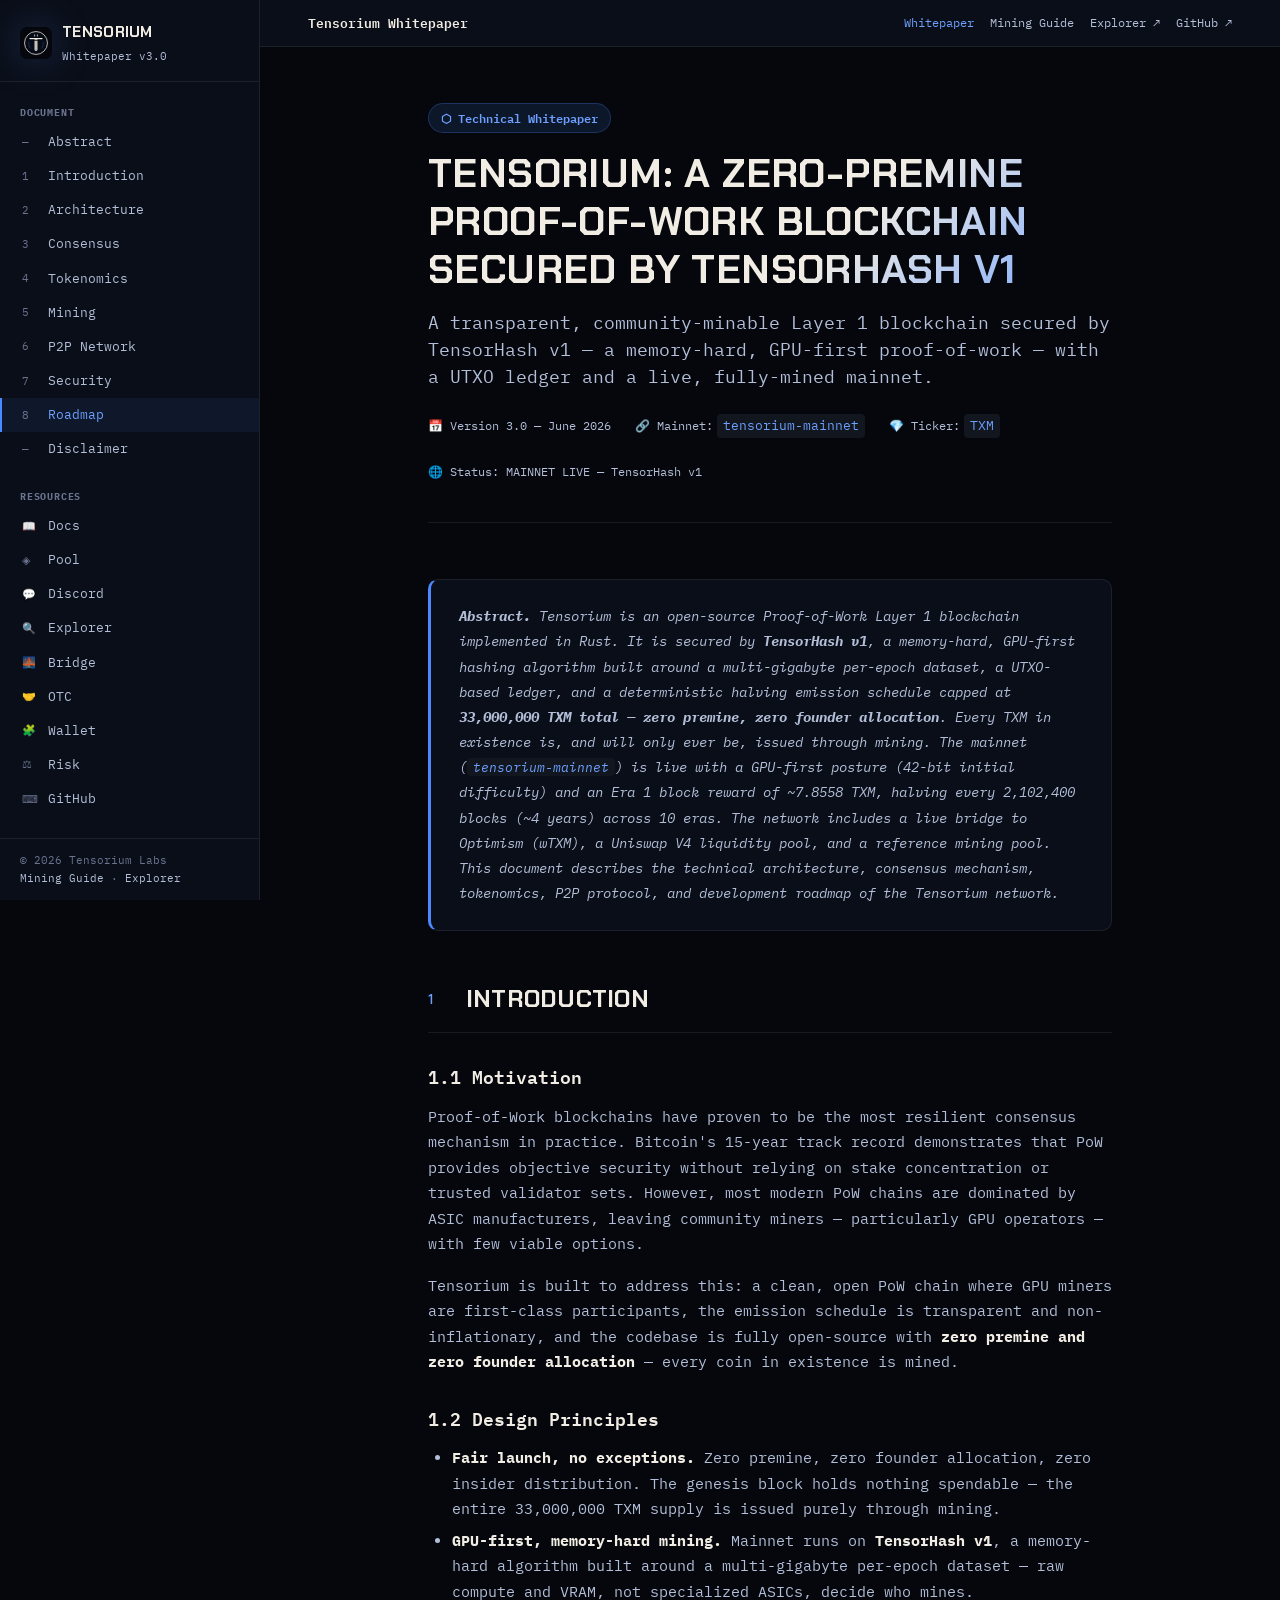
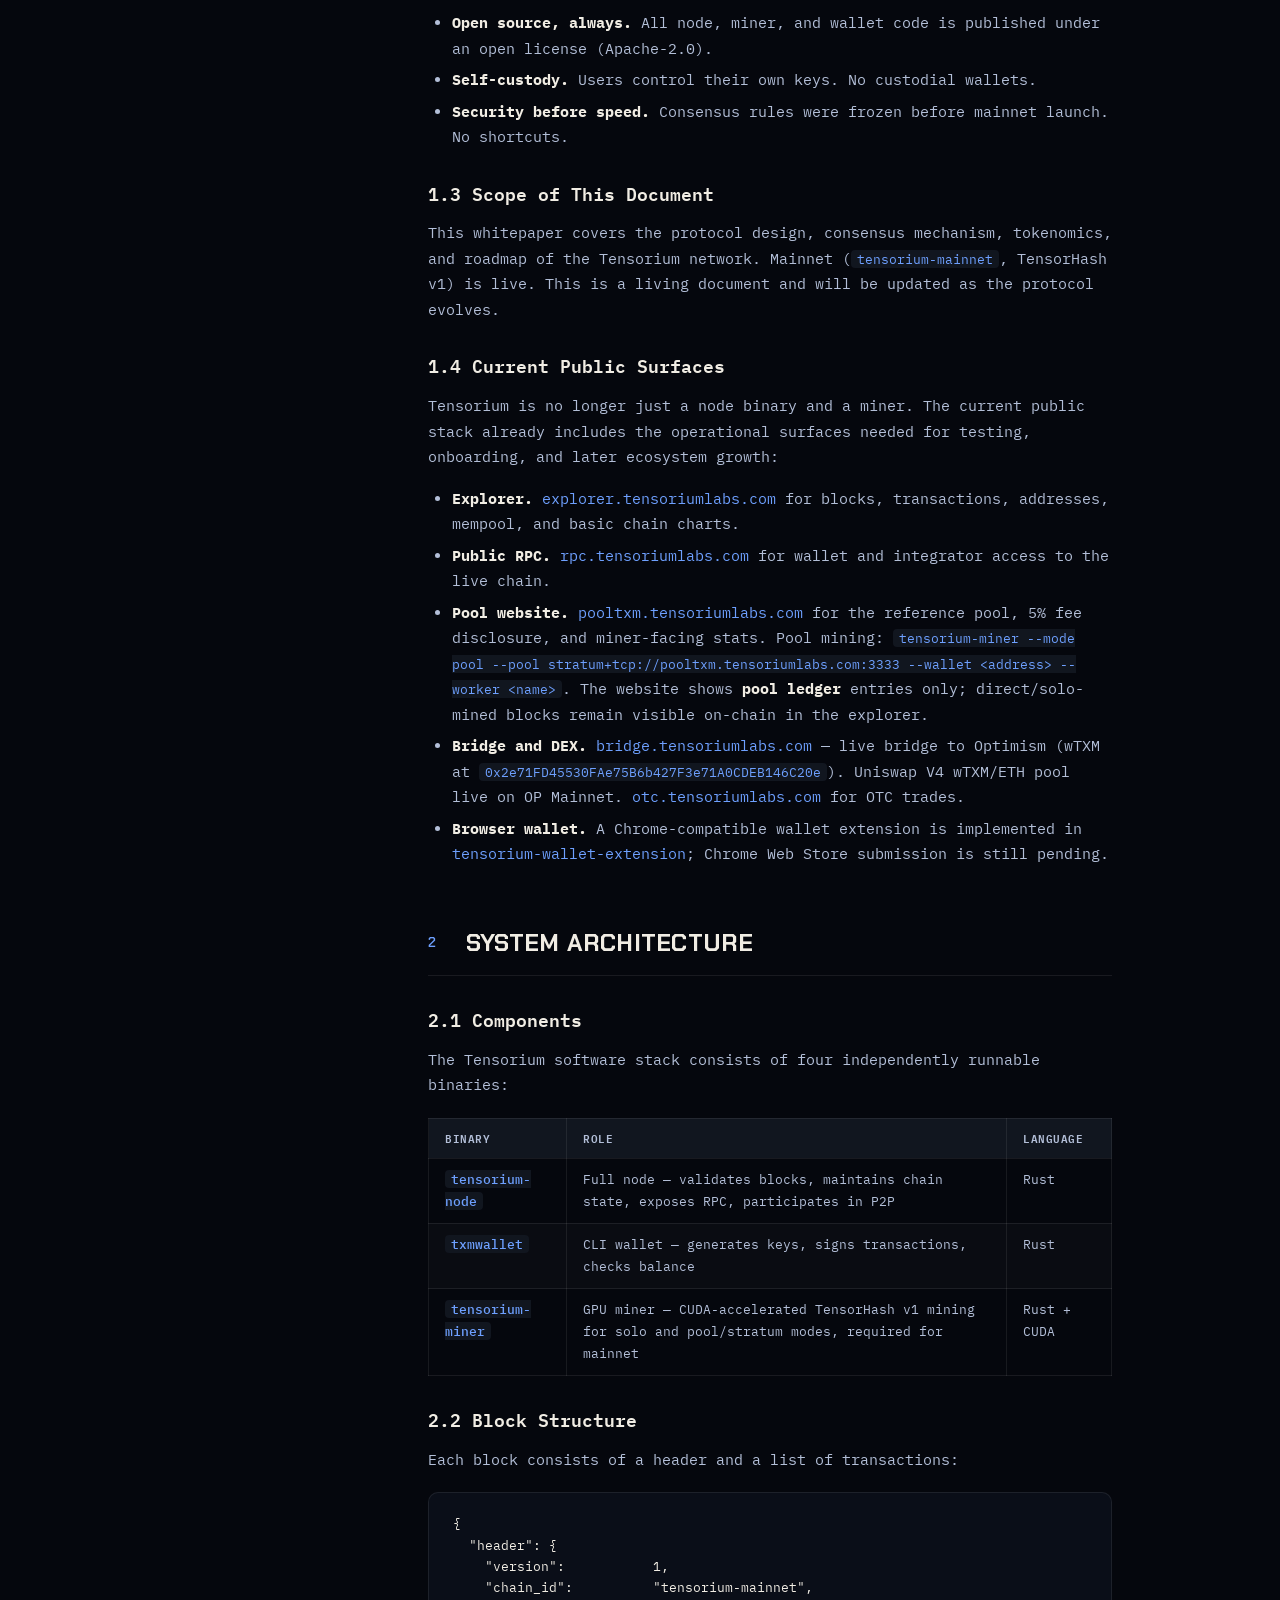
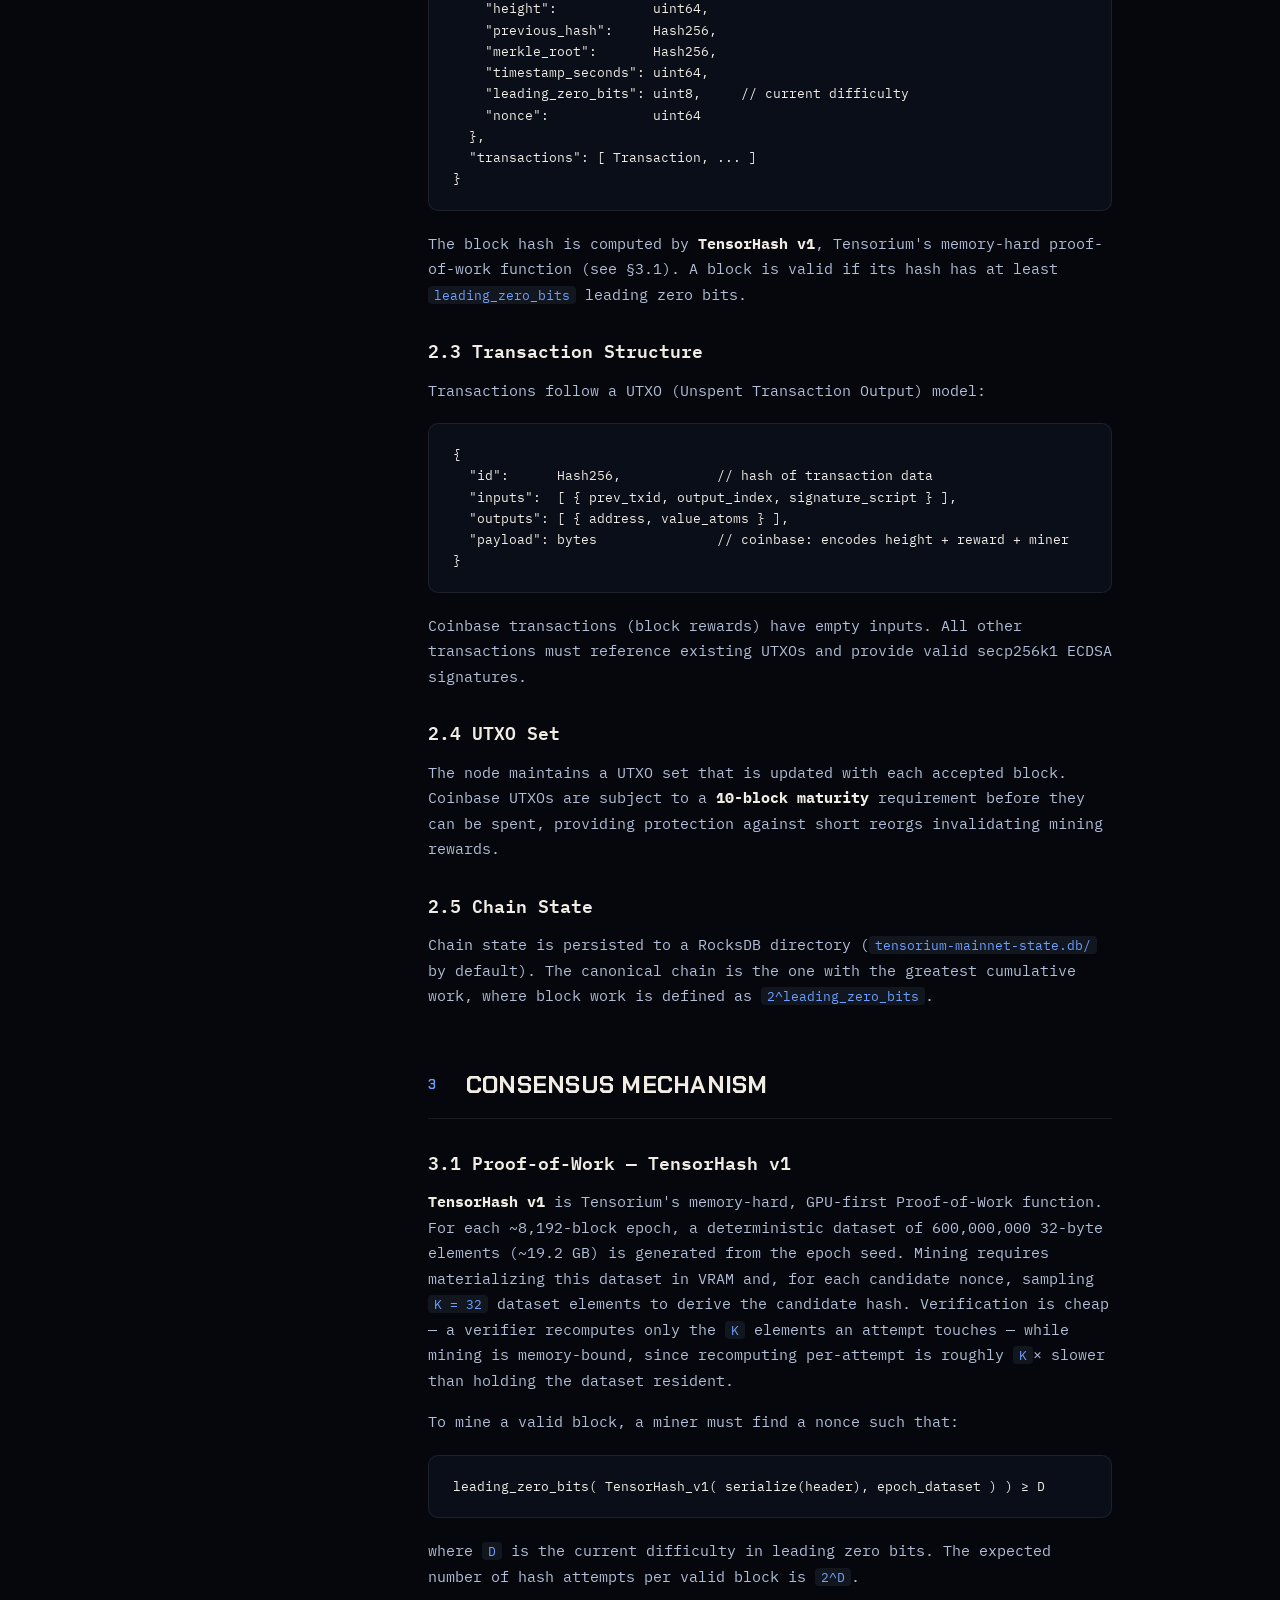
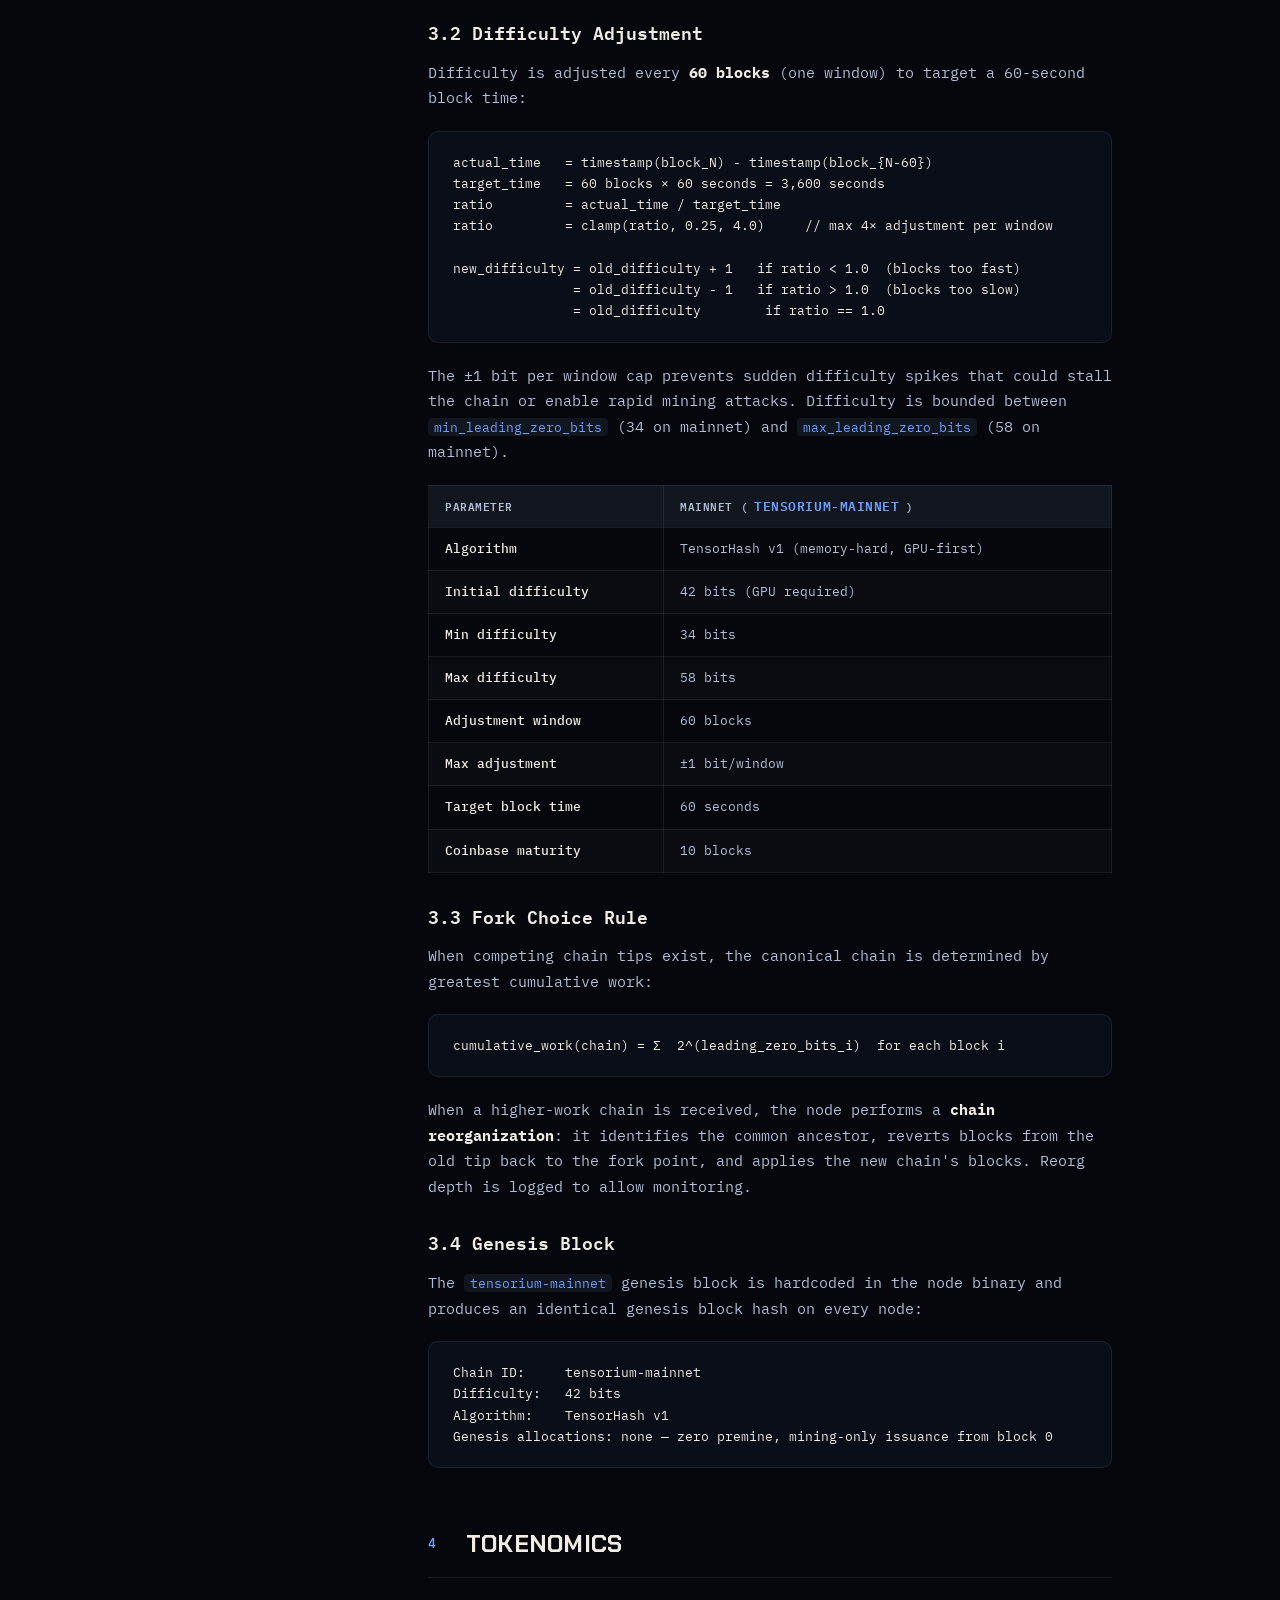
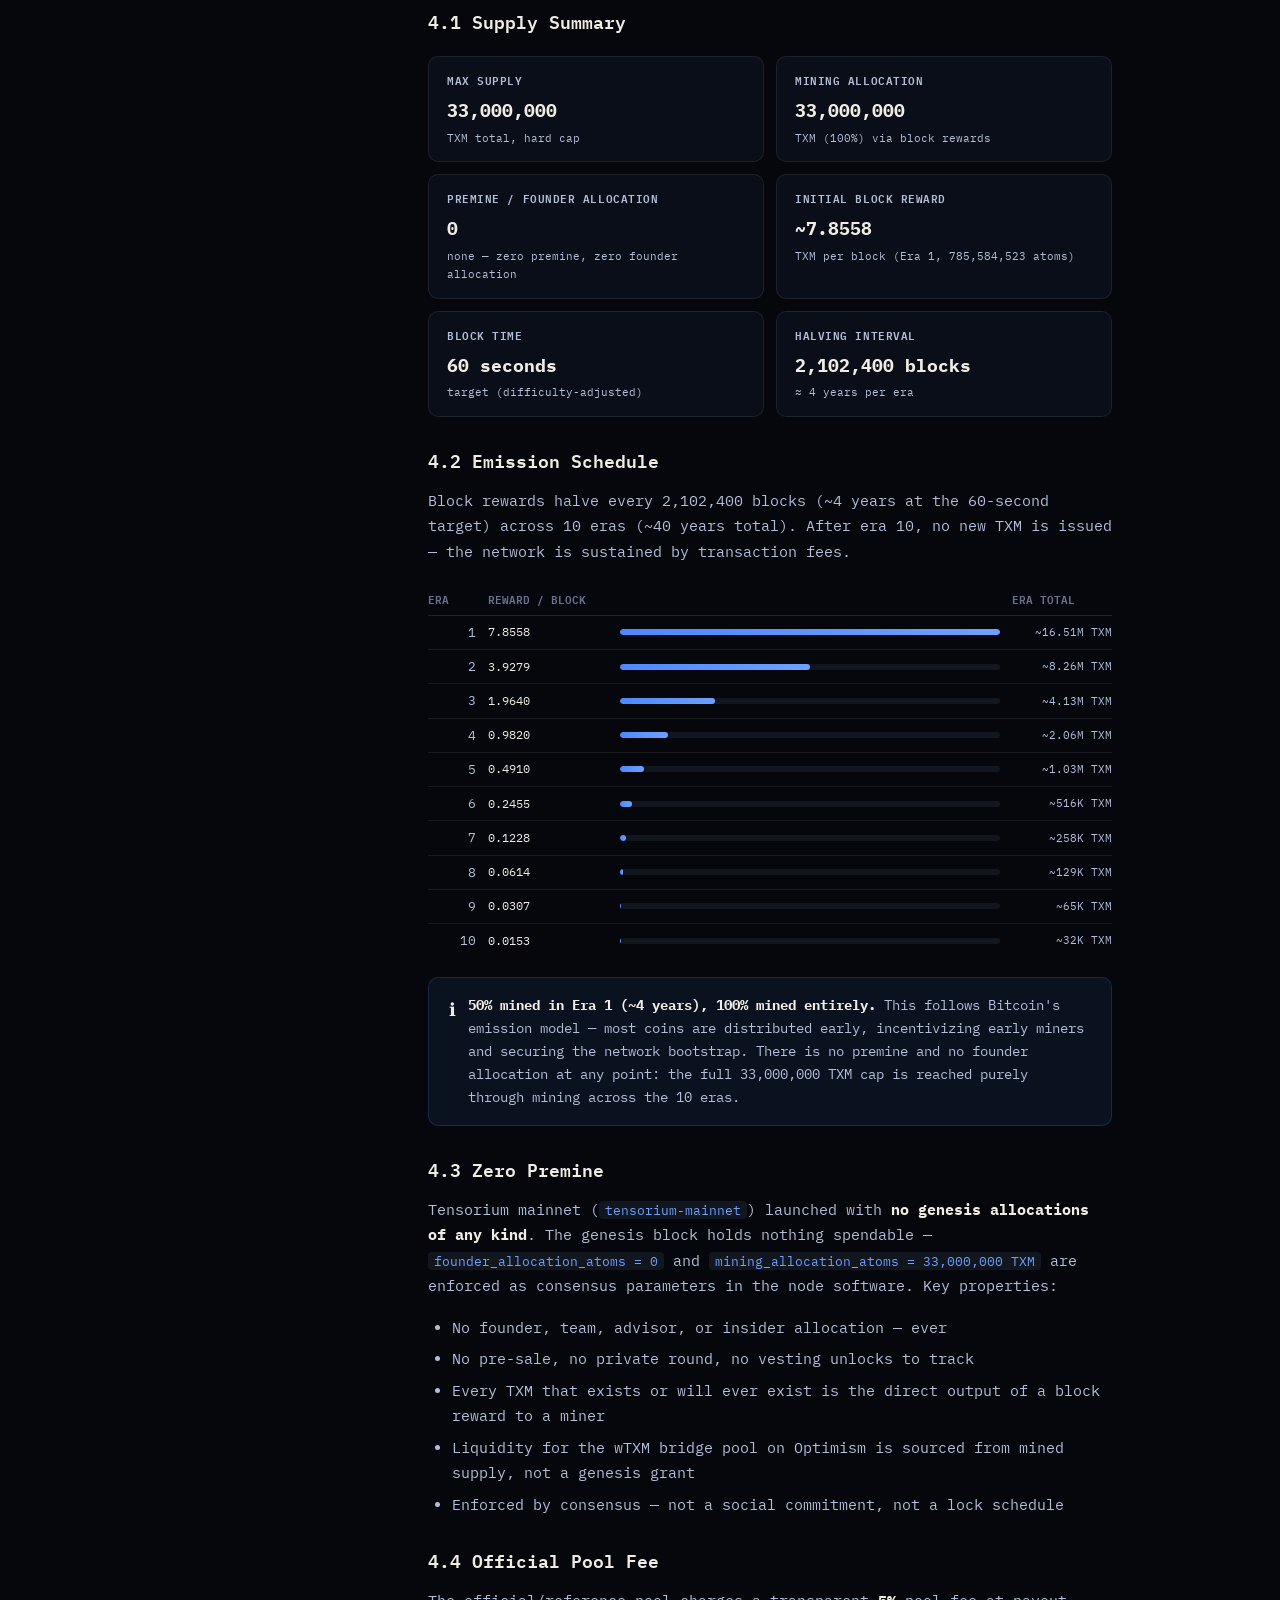
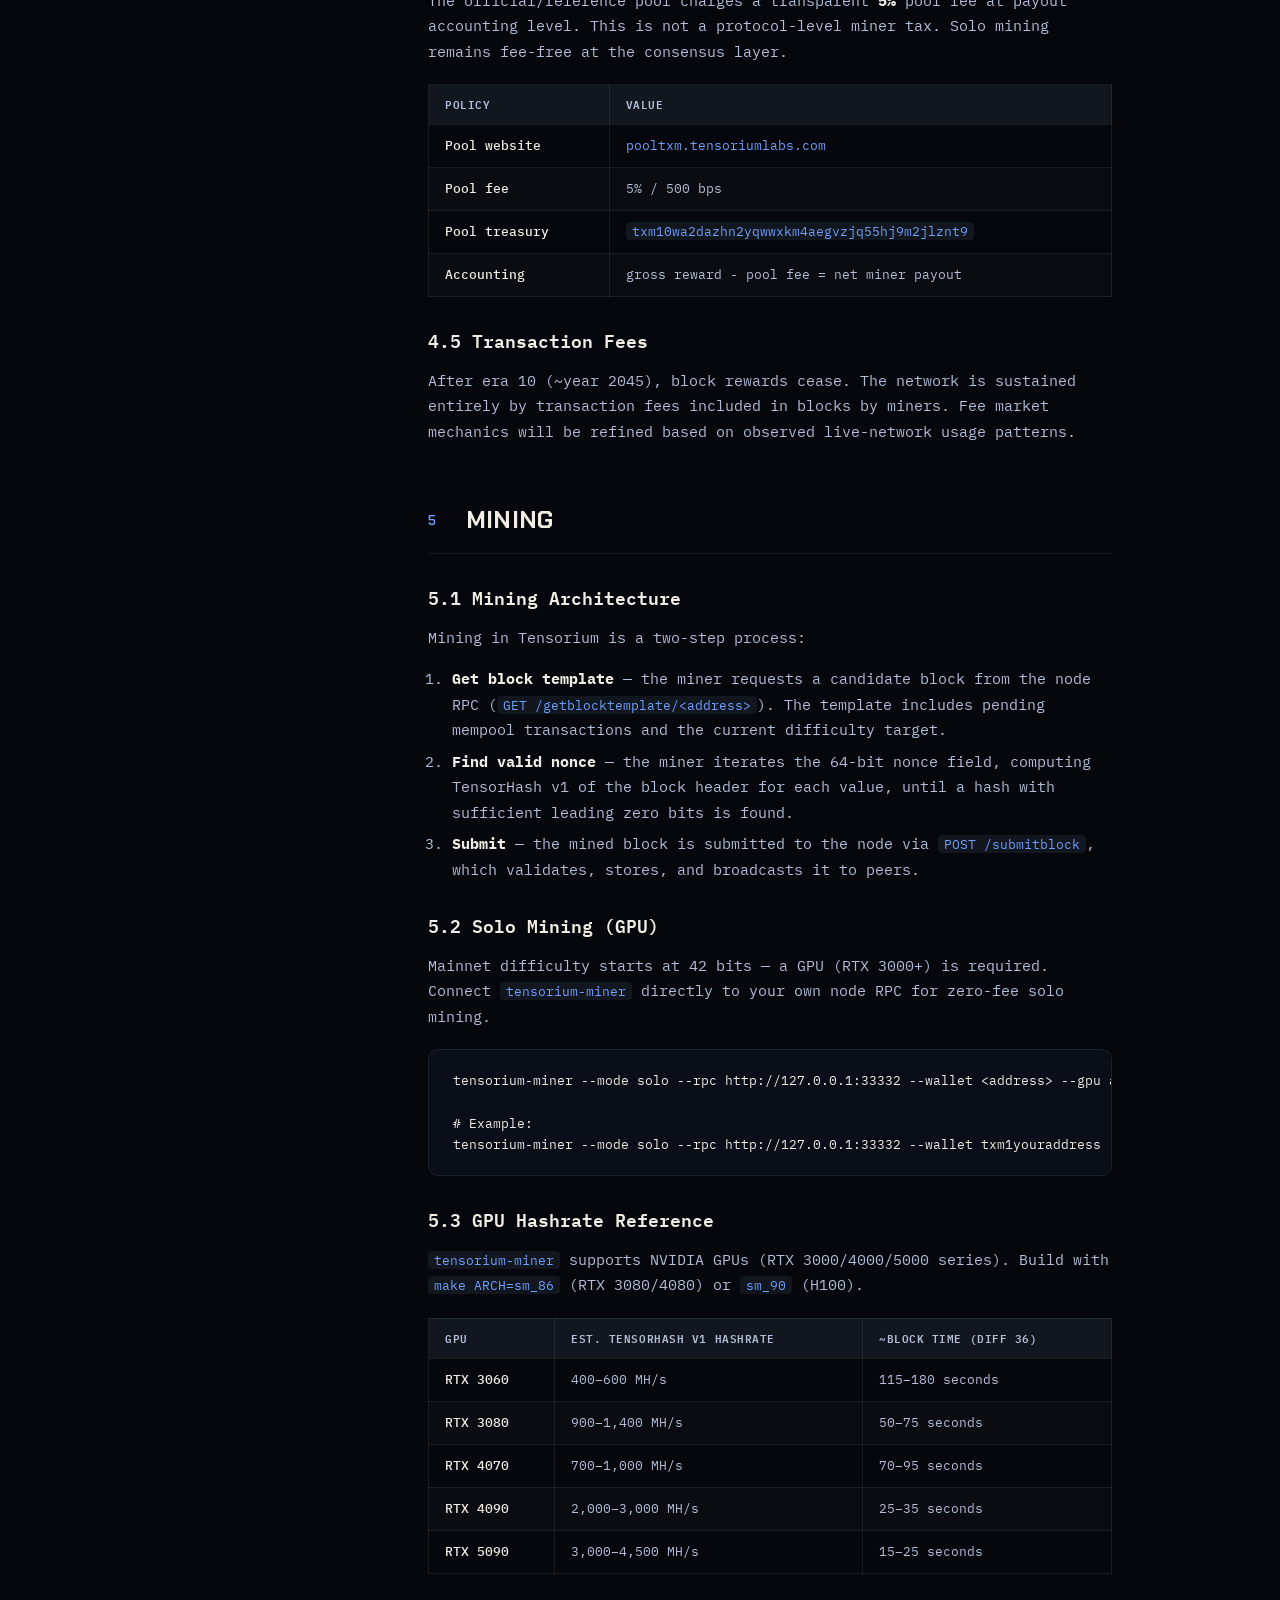
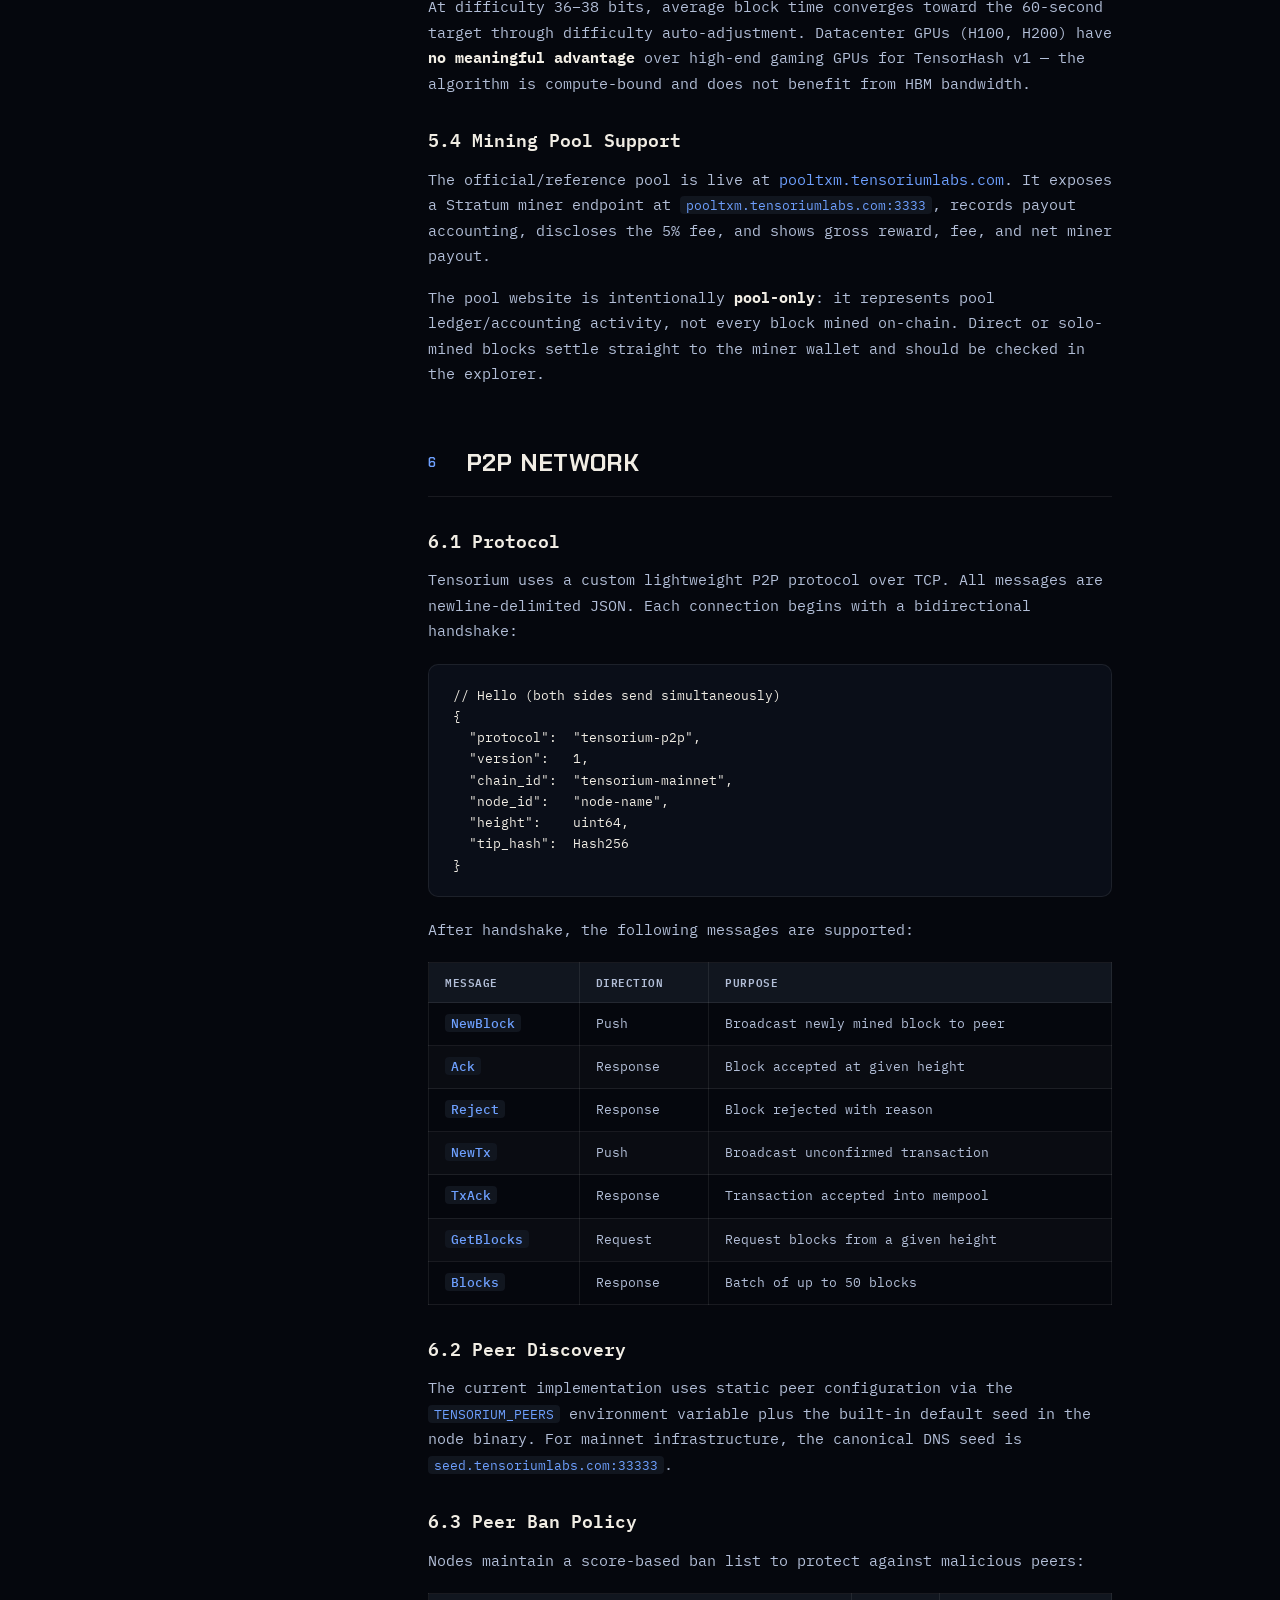
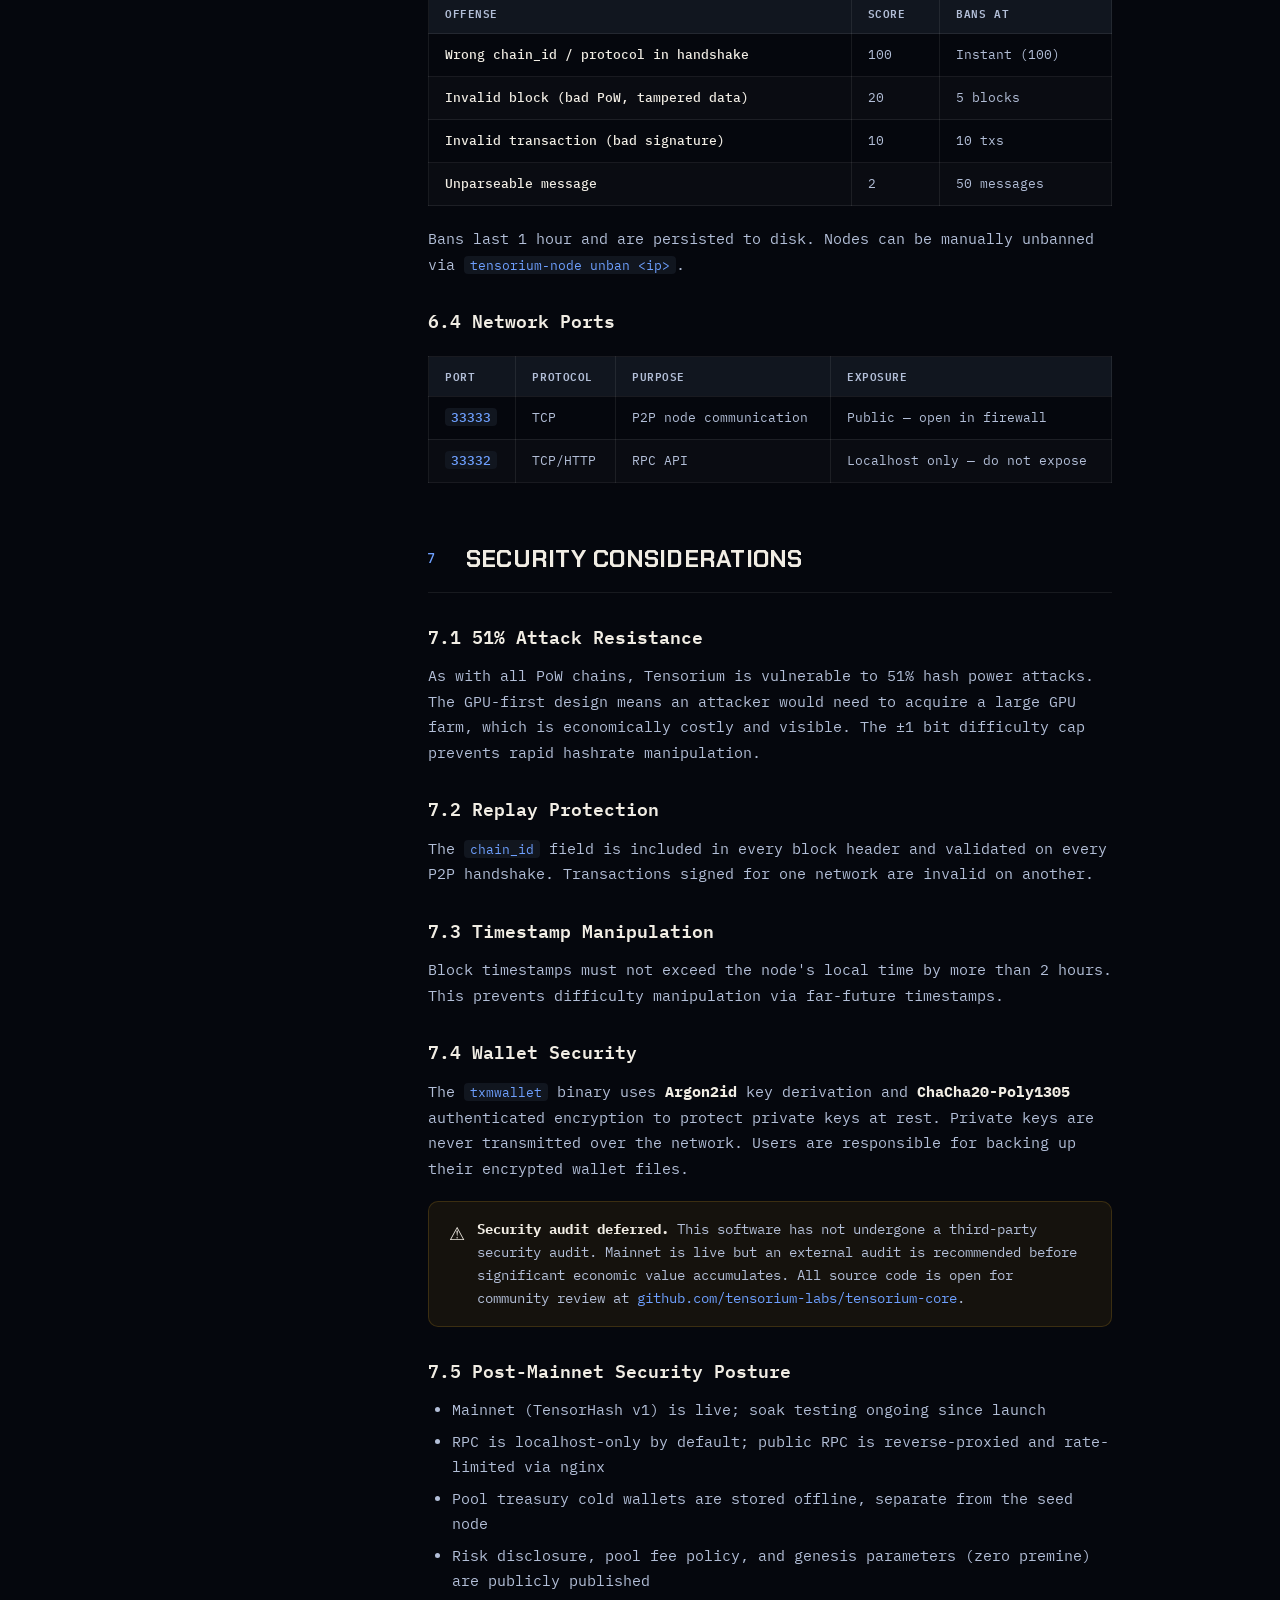
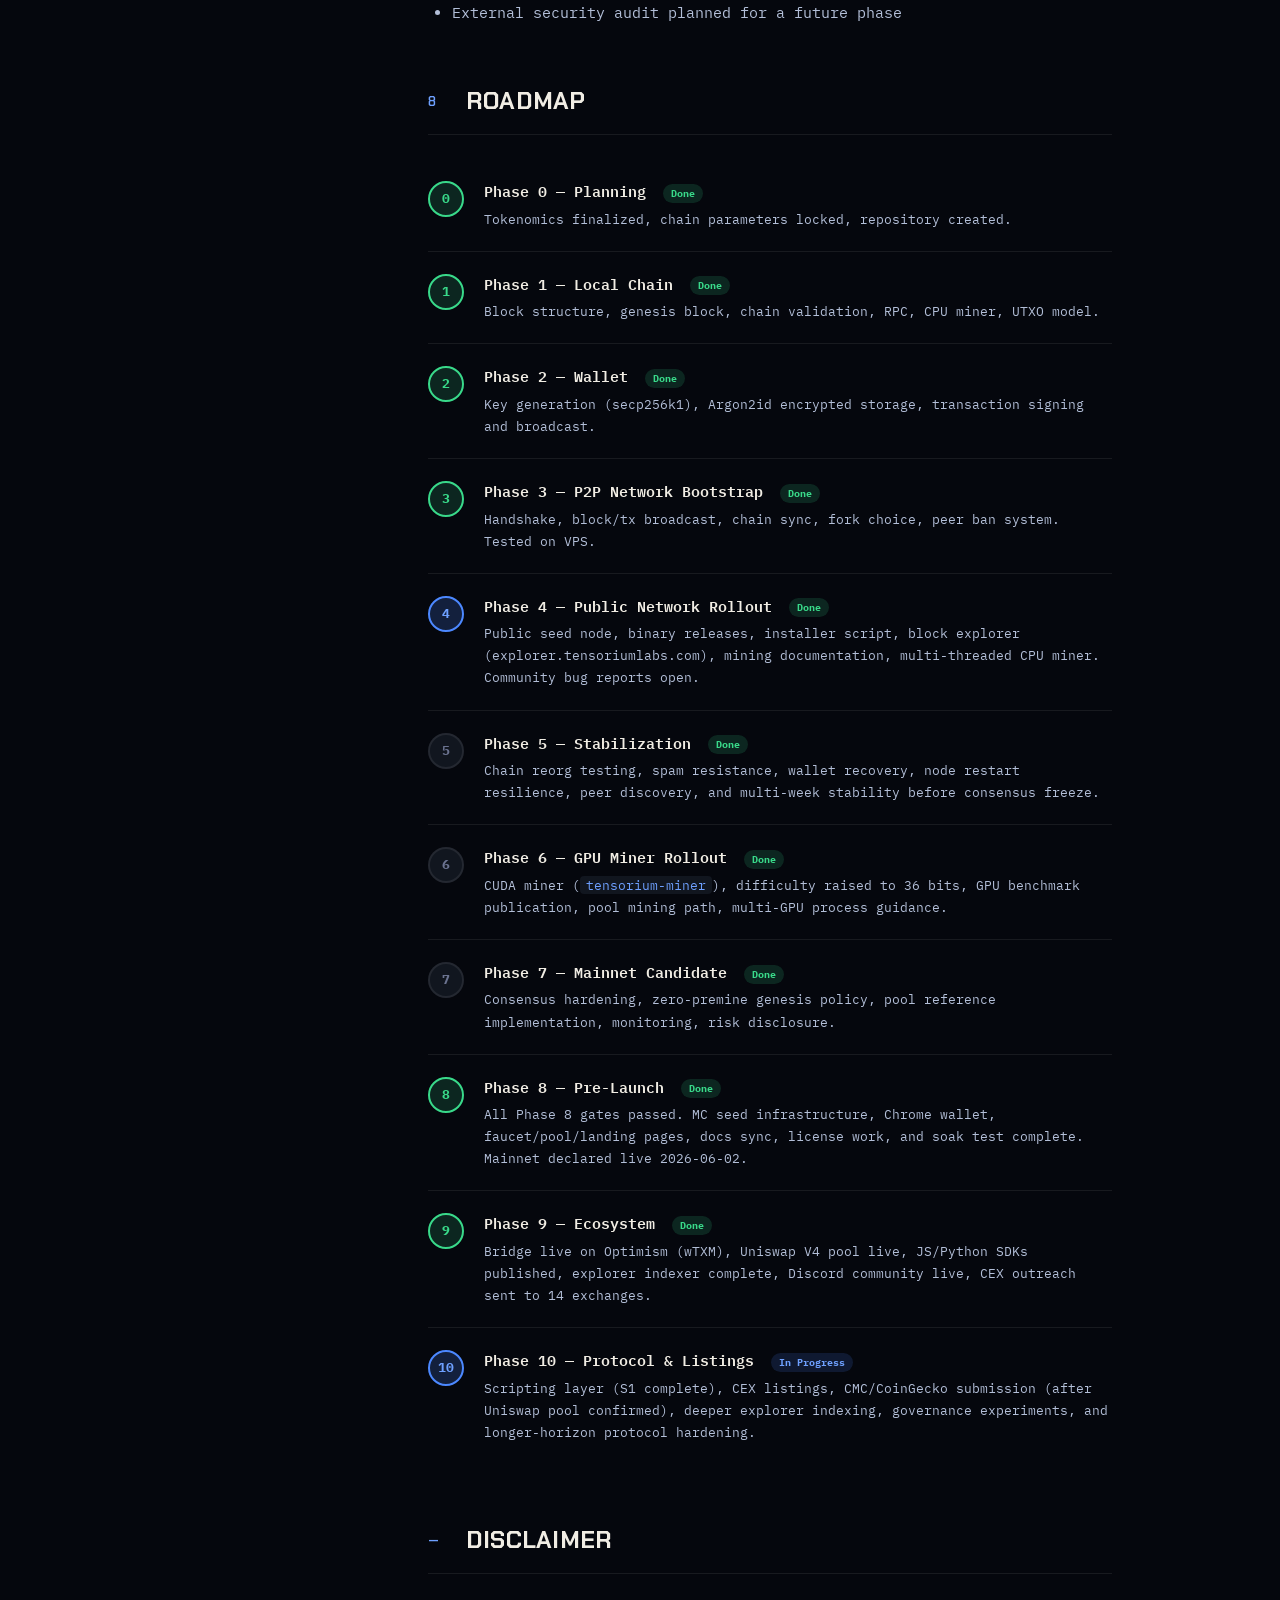
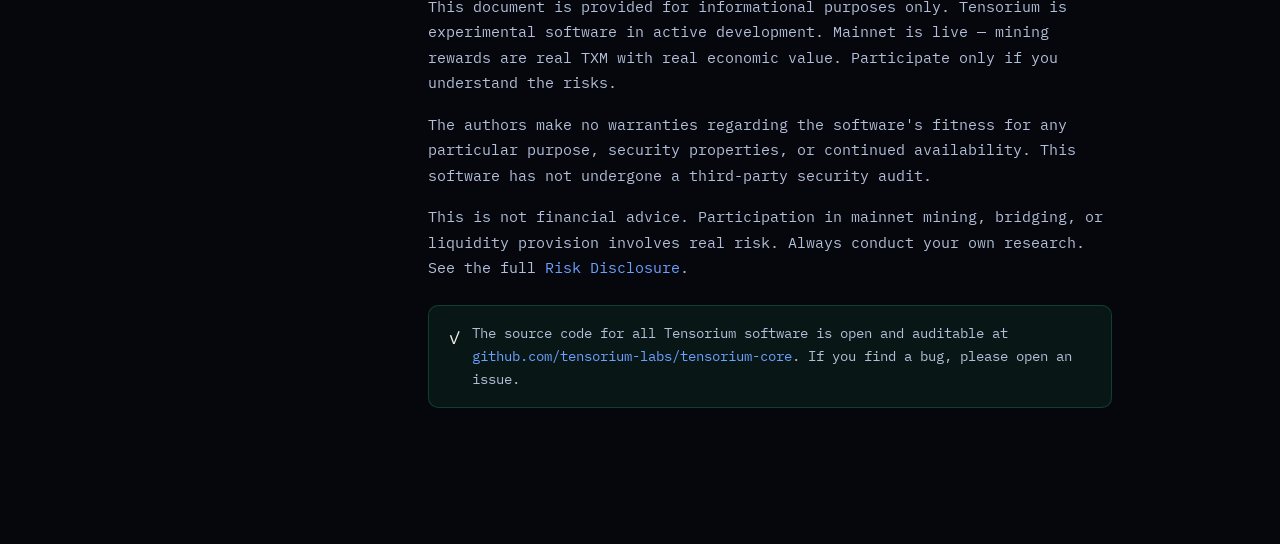
<file: index.html>
<!DOCTYPE html>
<html lang="en">
<head>
  <meta charset="UTF-8">
  <meta name="viewport" content="width=device-width, initial-scale=1.0">
  <title>Tensorium Whitepaper — TensorHash v1, Zero-Premine PoW</title>
  <meta name="description" content="Tensorium is a Proof-of-Work Layer 1 blockchain secured by TensorHash v1, a memory-hard GPU-first hashing algorithm. Zero premine, 33M max supply, all mined.">
  <link rel="stylesheet" href="/css/style.css">
  <link rel="icon" href="/assets/tensorium-mark.svg" type="image/svg+xml">
</head>
<body>
<div class="layout">

<!-- Sidebar -->
<aside class="sidebar">
  <a href="/" class="sidebar-logo">
    <img class="logo-icon" src="/assets/tensorium-mark.svg" alt="Tensorium">
    <div>
      <div class="logo-text">Tensorium</div>
      <div class="logo-sub">Whitepaper v3.0</div>
    </div>
  </a>

  <nav class="sidebar-nav">
    <div class="nav-section">Document</div>
    <a href="#abstract"      class="nav-link active"><span class="nav-num">—</span> Abstract</a>
    <a href="#introduction"  class="nav-link"><span class="nav-num">1</span> Introduction</a>
    <a href="#architecture"  class="nav-link"><span class="nav-num">2</span> Architecture</a>
    <a href="#consensus"     class="nav-link"><span class="nav-num">3</span> Consensus</a>
    <a href="#tokenomics"    class="nav-link"><span class="nav-num">4</span> Tokenomics</a>
    <a href="#mining"        class="nav-link"><span class="nav-num">5</span> Mining</a>
    <a href="#network"       class="nav-link"><span class="nav-num">6</span> P2P Network</a>
    <a href="#security"      class="nav-link"><span class="nav-num">7</span> Security</a>
    <a href="#roadmap"       class="nav-link"><span class="nav-num">8</span> Roadmap</a>
    <a href="#disclaimer"    class="nav-link"><span class="nav-num">—</span> Disclaimer</a>

    <div class="nav-section" style="margin-top:16px">Resources</div>
    <a href="https://docs.tensoriumlabs.com"            class="nav-link" target="_blank"><span class="nav-num">📖</span> Docs</a>
    <a href="https://pooltxm.tensoriumlabs.com"         class="nav-link" target="_blank"><span class="nav-num">◈</span> Pool</a>
    <a href="https://discord.gg/KkgGSZKVZw"            class="nav-link" target="_blank"><span class="nav-num">💬</span> Discord</a>
    <a href="https://explorer.tensoriumlabs.com"        class="nav-link" target="_blank"><span class="nav-num">🔍</span> Explorer</a>
    <a href="https://bridge.tensoriumlabs.com"              class="nav-link" target="_blank"><span class="nav-num">🌉</span> Bridge</a>
    <a href="https://otc.tensoriumlabs.com"                 class="nav-link" target="_blank"><span class="nav-num">🤝</span> OTC</a>
    <a href="https://github.com/tensorium-labs/tensorium-wallet-extension" class="nav-link" target="_blank"><span class="nav-num">🧩</span> Wallet</a>
    <a href="https://github.com/tensorium-labs/tensorium-core/blob/main/docs/project/RISK_DISCLOSURE.md" class="nav-link" target="_blank"><span class="nav-num">⚖</span> Risk</a>
    <a href="https://github.com/tensorium-labs/tensorium-core" class="nav-link" target="_blank"><span class="nav-num">⌨</span> GitHub</a>
  </nav>

  <div class="sidebar-footer">
    © 2026 Tensorium Labs<br>
    <a href="/mining.html">Mining Guide</a> · <a href="https://explorer.tensoriumlabs.com" target="_blank">Explorer</a>
  </div>
</aside>

<!-- Main -->
<div class="main">
  <div class="page-nav">
    <span class="page-nav-title">Tensorium Whitepaper</span>
    <div class="page-nav-links">
      <a href="/" class="current">Whitepaper</a>
      <a href="/mining.html">Mining Guide</a>
      <a href="https://explorer.tensoriumlabs.com" target="_blank">Explorer ↗</a>
      <a href="https://github.com/tensorium-labs/tensorium-core" target="_blank">GitHub ↗</a>
    </div>
  </div>

  <div class="content">

    <!-- Header -->
    <div class="doc-header">
      <div class="doc-tag">⬡ Technical Whitepaper</div>
      <h1 class="doc-title">Tensorium: A Zero-Premine Proof-of-Work Blockchain Secured by TensorHash v1</h1>
      <p class="doc-subtitle">A transparent, community-minable Layer 1 blockchain secured by TensorHash v1 — a memory-hard, GPU-first proof-of-work — with a UTXO ledger and a live, fully-mined mainnet.</p>
      <div class="doc-meta">
        <span>📅 Version 3.0 — June 2026</span>
        <span>🔗 Mainnet: <code>tensorium-mainnet</code></span>
        <span>💎 Ticker: <code>TXM</code></span>
        <span>🌐 Status: MAINNET LIVE — TensorHash v1</span>
      </div>
    </div>

    <!-- Abstract -->
    <div class="abstract" id="abstract">
      <strong>Abstract.</strong> Tensorium is an open-source Proof-of-Work Layer 1 blockchain implemented in Rust. It is secured by <strong>TensorHash v1</strong>, a memory-hard, GPU-first hashing algorithm built around a multi-gigabyte per-epoch dataset, a UTXO-based ledger, and a deterministic halving emission schedule capped at <strong>33,000,000 TXM total — zero premine, zero founder allocation</strong>. Every TXM in existence is, and will only ever be, issued through mining. The mainnet (<code>tensorium-mainnet</code>) is live with a GPU-first posture (42-bit initial difficulty) and an Era 1 block reward of ~7.8558 TXM, halving every 2,102,400 blocks (~4 years) across 10 eras. The network includes a live bridge to Optimism (wTXM), a Uniswap V4 liquidity pool, and a reference mining pool. This document describes the technical architecture, consensus mechanism, tokenomics, P2P protocol, and development roadmap of the Tensorium network.
    </div>

    <!-- 1. Introduction -->
    <div class="section" id="introduction">
      <h2 class="section-title"><span class="section-num">1</span> Introduction</h2>

      <h3>1.1 Motivation</h3>
      <p>Proof-of-Work blockchains have proven to be the most resilient consensus mechanism in practice. Bitcoin's 15-year track record demonstrates that PoW provides objective security without relying on stake concentration or trusted validator sets. However, most modern PoW chains are dominated by ASIC manufacturers, leaving community miners — particularly GPU operators — with few viable options.</p>
      <p>Tensorium is built to address this: a clean, open PoW chain where GPU miners are first-class participants, the emission schedule is transparent and non-inflationary, and the codebase is fully open-source with <strong>zero premine and zero founder allocation</strong> — every coin in existence is mined.</p>

      <h3>1.2 Design Principles</h3>
      <ul>
        <li><strong>Fair launch, no exceptions.</strong> Zero premine, zero founder allocation, zero insider distribution. The genesis block holds nothing spendable — the entire 33,000,000 TXM supply is issued purely through mining.</li>
        <li><strong>GPU-first, memory-hard mining.</strong> Mainnet runs on <strong>TensorHash v1</strong>, a memory-hard algorithm built around a multi-gigabyte per-epoch dataset — raw compute and VRAM, not specialized ASICs, decide who mines.</li>
        <li><strong>Open source, always.</strong> All node, miner, and wallet code is published under an open license (Apache-2.0).</li>
        <li><strong>Self-custody.</strong> Users control their own keys. No custodial wallets.</li>
        <li><strong>Security before speed.</strong> Consensus rules were frozen before mainnet launch. No shortcuts.</li>
      </ul>

      <h3>1.3 Scope of This Document</h3>
      <p>This whitepaper covers the protocol design, consensus mechanism, tokenomics, and roadmap of the Tensorium network. Mainnet (<code>tensorium-mainnet</code>, TensorHash v1) is live. This is a living document and will be updated as the protocol evolves.</p>

      <h3>1.4 Current Public Surfaces</h3>
      <p>Tensorium is no longer just a node binary and a miner. The current public stack already includes the operational surfaces needed for testing, onboarding, and later ecosystem growth:</p>
      <ul>
        <li><strong>Explorer.</strong> <a href="https://explorer.tensoriumlabs.com" target="_blank">explorer.tensoriumlabs.com</a> for blocks, transactions, addresses, mempool, and basic chain charts.</li>
        <li><strong>Public RPC.</strong> <a href="https://rpc.tensoriumlabs.com" target="_blank">rpc.tensoriumlabs.com</a> for wallet and integrator access to the live chain.</li>
        <li><strong>Pool website.</strong> <a href="https://pooltxm.tensoriumlabs.com" target="_blank">pooltxm.tensoriumlabs.com</a> for the reference pool, 5% fee disclosure, and miner-facing stats. Pool mining: <code>tensorium-miner --mode pool --pool stratum+tcp://pooltxm.tensoriumlabs.com:3333 --wallet &lt;address&gt; --worker &lt;name&gt;</code>. The website shows <strong>pool ledger</strong> entries only; direct/solo-mined blocks remain visible on-chain in the explorer.</li>
        <li><strong>Bridge and DEX.</strong> <a href="https://bridge.tensoriumlabs.com" target="_blank">bridge.tensoriumlabs.com</a> — live bridge to Optimism (wTXM at <code>0x2e71FD45530FAe75B6b427F3e71A0CDEB146C20e</code>). Uniswap V4 wTXM/ETH pool live on OP Mainnet. <a href="https://otc.tensoriumlabs.com" target="_blank">otc.tensoriumlabs.com</a> for OTC trades.</li>
        <li><strong>Browser wallet.</strong> A Chrome-compatible wallet extension is implemented in <a href="https://github.com/tensorium-labs/tensorium-wallet-extension" target="_blank">tensorium-wallet-extension</a>; Chrome Web Store submission is still pending.</li>
      </ul>
    </div>

    <!-- 2. Architecture -->
    <div class="section" id="architecture">
      <h2 class="section-title"><span class="section-num">2</span> System Architecture</h2>

      <h3>2.1 Components</h3>
      <p>The Tensorium software stack consists of four independently runnable binaries:</p>

      <div class="table-wrap">
        <table>
          <thead><tr><th>Binary</th><th>Role</th><th>Language</th></tr></thead>
          <tbody>
            <tr><td><code>tensorium-node</code></td><td>Full node — validates blocks, maintains chain state, exposes RPC, participates in P2P</td><td>Rust</td></tr>
            <tr><td><code>txmwallet</code></td><td>CLI wallet — generates keys, signs transactions, checks balance</td><td>Rust</td></tr>
            <tr><td><code>tensorium-miner</code></td><td>GPU miner — CUDA-accelerated TensorHash v1 mining for solo and pool/stratum modes, required for mainnet</td><td>Rust + CUDA</td></tr>
          </tbody>
        </table>
      </div>

      <h3>2.2 Block Structure</h3>
      <p>Each block consists of a header and a list of transactions:</p>

      <pre>{
  "header": {
    "version":           1,
    "chain_id":          "tensorium-mainnet",
    "height":            uint64,
    "previous_hash":     Hash256,
    "merkle_root":       Hash256,
    "timestamp_seconds": uint64,
    "leading_zero_bits": uint8,     // current difficulty
    "nonce":             uint64
  },
  "transactions": [ Transaction, ... ]
}</pre>

      <p>The block hash is computed by <strong>TensorHash v1</strong>, Tensorium's memory-hard proof-of-work function (see §3.1). A block is valid if its hash has at least <code>leading_zero_bits</code> leading zero bits.</p>

      <h3>2.3 Transaction Structure</h3>
      <p>Transactions follow a UTXO (Unspent Transaction Output) model:</p>
      <pre>{
  "id":      Hash256,            // hash of transaction data
  "inputs":  [ { prev_txid, output_index, signature_script } ],
  "outputs": [ { address, value_atoms } ],
  "payload": bytes               // coinbase: encodes height + reward + miner
}</pre>

      <p>Coinbase transactions (block rewards) have empty inputs. All other transactions must reference existing UTXOs and provide valid secp256k1 ECDSA signatures.</p>

      <h3>2.4 UTXO Set</h3>
      <p>The node maintains a UTXO set that is updated with each accepted block. Coinbase UTXOs are subject to a <strong>10-block maturity</strong> requirement before they can be spent, providing protection against short reorgs invalidating mining rewards.</p>

      <h3>2.5 Chain State</h3>
      <p>Chain state is persisted to a RocksDB directory (<code>tensorium-mainnet-state.db/</code> by default). The canonical chain is the one with the greatest cumulative work, where block work is defined as <code>2^leading_zero_bits</code>.</p>
    </div>

    <!-- 3. Consensus -->
    <div class="section" id="consensus">
      <h2 class="section-title"><span class="section-num">3</span> Consensus Mechanism</h2>

      <h3>3.1 Proof-of-Work — TensorHash v1</h3>
      <p><strong>TensorHash v1</strong> is Tensorium's memory-hard, GPU-first Proof-of-Work function. For each ~8,192-block epoch, a deterministic dataset of 600,000,000 32-byte elements (~19.2 GB) is generated from the epoch seed. Mining requires materializing this dataset in VRAM and, for each candidate nonce, sampling <code>K = 32</code> dataset elements to derive the candidate hash. Verification is cheap — a verifier recomputes only the <code>K</code> elements an attempt touches — while mining is memory-bound, since recomputing per-attempt is roughly <code>K</code>× slower than holding the dataset resident.</p>
      <p>To mine a valid block, a miner must find a nonce such that:</p>
      <pre>leading_zero_bits( TensorHash_v1( serialize(header), epoch_dataset ) ) ≥ D</pre>
      <p>where <code>D</code> is the current difficulty in leading zero bits. The expected number of hash attempts per valid block is <code>2^D</code>.</p>

      <h3>3.2 Difficulty Adjustment</h3>
      <p>Difficulty is adjusted every <strong>60 blocks</strong> (one window) to target a 60-second block time:</p>

      <pre>actual_time   = timestamp(block_N) - timestamp(block_{N-60})
target_time   = 60 blocks × 60 seconds = 3,600 seconds
ratio         = actual_time / target_time
ratio         = clamp(ratio, 0.25, 4.0)     // max 4× adjustment per window

new_difficulty = old_difficulty + 1   if ratio &lt; 1.0  (blocks too fast)
               = old_difficulty - 1   if ratio &gt; 1.0  (blocks too slow)
               = old_difficulty        if ratio == 1.0</pre>

      <p>The ±1 bit per window cap prevents sudden difficulty spikes that could stall the chain or enable rapid mining attacks. Difficulty is bounded between <code>min_leading_zero_bits</code> (34 on mainnet) and <code>max_leading_zero_bits</code> (58 on mainnet).</p>

      <div class="table-wrap">
        <table>
          <thead><tr><th>Parameter</th><th>Mainnet (<code>tensorium-mainnet</code>)</th></tr></thead>
          <tbody>
            <tr><td>Algorithm</td><td>TensorHash v1 (memory-hard, GPU-first)</td></tr>
            <tr><td>Initial difficulty</td><td>42 bits (GPU required)</td></tr>
            <tr><td>Min difficulty</td><td>34 bits</td></tr>
            <tr><td>Max difficulty</td><td>58 bits</td></tr>
            <tr><td>Adjustment window</td><td>60 blocks</td></tr>
            <tr><td>Max adjustment</td><td>±1 bit/window</td></tr>
            <tr><td>Target block time</td><td>60 seconds</td></tr>
            <tr><td>Coinbase maturity</td><td>10 blocks</td></tr>
          </tbody>
        </table>
      </div>

      <h3>3.3 Fork Choice Rule</h3>
      <p>When competing chain tips exist, the canonical chain is determined by greatest cumulative work:</p>
      <pre>cumulative_work(chain) = Σ  2^(leading_zero_bits_i)  for each block i</pre>
      <p>When a higher-work chain is received, the node performs a <strong>chain reorganization</strong>: it identifies the common ancestor, reverts blocks from the old tip back to the fork point, and applies the new chain's blocks. Reorg depth is logged to allow monitoring.</p>

      <h3>3.4 Genesis Block</h3>
      <p>The <code>tensorium-mainnet</code> genesis block is hardcoded in the node binary and produces an identical genesis block hash on every node:</p>
      <pre>Chain ID:     tensorium-mainnet
Difficulty:   42 bits
Algorithm:    TensorHash v1
Genesis allocations: none — zero premine, mining-only issuance from block 0</pre>
    </div>

    <!-- 4. Tokenomics -->
    <div class="section" id="tokenomics">
      <h2 class="section-title"><span class="section-num">4</span> Tokenomics</h2>

      <h3>4.1 Supply Summary</h3>
      <div class="spec-grid">
        <div class="spec-item">
          <div class="spec-label">Max Supply</div>
          <div class="spec-value">33,000,000</div>
          <div class="spec-sub">TXM total, hard cap</div>
        </div>
        <div class="spec-item">
          <div class="spec-label">Mining Allocation</div>
          <div class="spec-value">33,000,000</div>
          <div class="spec-sub">TXM (100%) via block rewards</div>
        </div>
        <div class="spec-item">
          <div class="spec-label">Premine / Founder Allocation</div>
          <div class="spec-value">0</div>
          <div class="spec-sub">none — zero premine, zero founder allocation</div>
        </div>
        <div class="spec-item">
          <div class="spec-label">Initial Block Reward</div>
          <div class="spec-value">~7.8558</div>
          <div class="spec-sub">TXM per block (Era 1, 785,584,523 atoms)</div>
        </div>
        <div class="spec-item">
          <div class="spec-label">Block Time</div>
          <div class="spec-value">60 seconds</div>
          <div class="spec-sub">target (difficulty-adjusted)</div>
        </div>
        <div class="spec-item">
          <div class="spec-label">Halving Interval</div>
          <div class="spec-value">2,102,400 blocks</div>
          <div class="spec-sub">≈ 4 years per era</div>
        </div>
      </div>

      <h3>4.2 Emission Schedule</h3>
      <p>Block rewards halve every 2,102,400 blocks (~4 years at the 60-second target) across 10 eras (~40 years total). After era 10, no new TXM is issued — the network is sustained by transaction fees.</p>

      <div class="emission-bars">
        <div class="era-row" style="font-size:11px;color:var(--text3);font-weight:600;border-bottom:1px solid var(--border2)">
          <span>ERA</span><span>REWARD / BLOCK</span><span></span><span>ERA TOTAL</span>
        </div>
        <div class="era-row"><span class="era-num">1</span><span class="era-reward">7.8558</span><div class="era-bar-wrap"><div class="era-bar" style="width:100%"></div></div><span class="era-pct">~16.51M TXM</span></div>
        <div class="era-row"><span class="era-num">2</span><span class="era-reward">3.9279</span><div class="era-bar-wrap"><div class="era-bar" style="width:50%"></div></div><span class="era-pct">~8.26M TXM</span></div>
        <div class="era-row"><span class="era-num">3</span><span class="era-reward">1.9640</span><div class="era-bar-wrap"><div class="era-bar" style="width:25%"></div></div><span class="era-pct">~4.13M TXM</span></div>
        <div class="era-row"><span class="era-num">4</span><span class="era-reward">0.9820</span><div class="era-bar-wrap"><div class="era-bar" style="width:12.5%"></div></div><span class="era-pct">~2.06M TXM</span></div>
        <div class="era-row"><span class="era-num">5</span><span class="era-reward">0.4910</span><div class="era-bar-wrap"><div class="era-bar" style="width:6.25%"></div></div><span class="era-pct">~1.03M TXM</span></div>
        <div class="era-row"><span class="era-num">6</span><span class="era-reward">0.2455</span><div class="era-bar-wrap"><div class="era-bar" style="width:3.13%"></div></div><span class="era-pct">~516K TXM</span></div>
        <div class="era-row"><span class="era-num">7</span><span class="era-reward">0.1228</span><div class="era-bar-wrap"><div class="era-bar" style="width:1.56%"></div></div><span class="era-pct">~258K TXM</span></div>
        <div class="era-row"><span class="era-num">8</span><span class="era-reward">0.0614</span><div class="era-bar-wrap"><div class="era-bar" style="width:0.78%"></div></div><span class="era-pct">~129K TXM</span></div>
        <div class="era-row"><span class="era-num">9</span><span class="era-reward">0.0307</span><div class="era-bar-wrap"><div class="era-bar" style="width:0.39%"></div></div><span class="era-pct">~65K TXM</span></div>
        <div class="era-row"><span class="era-num">10</span><span class="era-reward">0.0153</span><div class="era-bar-wrap"><div class="era-bar" style="width:0.2%"></div></div><span class="era-pct">~32K TXM</span></div>
      </div>

      <div class="callout callout-info" style="margin-top:16px">
        <span class="callout-icon">ℹ</span>
        <div class="callout-body"><strong>50% mined in Era 1 (~4 years), 100% mined entirely.</strong> This follows Bitcoin's emission model — most coins are distributed early, incentivizing early miners and securing the network bootstrap. There is no premine and no founder allocation at any point: the full 33,000,000 TXM cap is reached purely through mining across the 10 eras.</div>
      </div>

      <h3>4.3 Zero Premine</h3>
      <p>Tensorium mainnet (<code>tensorium-mainnet</code>) launched with <strong>no genesis allocations of any kind</strong>. The genesis block holds nothing spendable — <code>founder_allocation_atoms = 0</code> and <code>mining_allocation_atoms = 33,000,000 TXM</code> are enforced as consensus parameters in the node software. Key properties:</p>
      <ul>
        <li>No founder, team, advisor, or insider allocation — ever</li>
        <li>No pre-sale, no private round, no vesting unlocks to track</li>
        <li>Every TXM that exists or will ever exist is the direct output of a block reward to a miner</li>
        <li>Liquidity for the wTXM bridge pool on Optimism is sourced from mined supply, not a genesis grant</li>
        <li>Enforced by consensus — not a social commitment, not a lock schedule</li>
      </ul>

      <h3>4.4 Official Pool Fee</h3>
      <p>The official/reference pool charges a transparent <strong>5%</strong> pool fee at payout accounting level. This is not a protocol-level miner tax. Solo mining remains fee-free at the consensus layer.</p>
      <div class="table-wrap">
        <table>
          <thead><tr><th>Policy</th><th>Value</th></tr></thead>
          <tbody>
            <tr><td>Pool website</td><td><a href="https://pooltxm.tensoriumlabs.com" target="_blank">pooltxm.tensoriumlabs.com</a></td></tr>
            <tr><td>Pool fee</td><td>5% / 500 bps</td></tr>
            <tr><td>Pool treasury</td><td><code>txm10wa2dazhn2yqwwxkm4aegvzjq55hj9m2jlznt9</code></td></tr>
            <tr><td>Accounting</td><td>gross reward - pool fee = net miner payout</td></tr>
          </tbody>
        </table>
      </div>

      <h3>4.5 Transaction Fees</h3>
      <p>After era 10 (~year 2045), block rewards cease. The network is sustained entirely by transaction fees included in blocks by miners. Fee market mechanics will be refined based on observed live-network usage patterns.</p>
    </div>

    <!-- 5. Mining -->
    <div class="section" id="mining">
      <h2 class="section-title"><span class="section-num">5</span> Mining</h2>

      <h3>5.1 Mining Architecture</h3>
      <p>Mining in Tensorium is a two-step process:</p>
      <ol>
        <li><strong>Get block template</strong> — the miner requests a candidate block from the node RPC (<code>GET /getblocktemplate/&lt;address&gt;</code>). The template includes pending mempool transactions and the current difficulty target.</li>
        <li><strong>Find valid nonce</strong> — the miner iterates the 64-bit nonce field, computing TensorHash v1 of the block header for each value, until a hash with sufficient leading zero bits is found.</li>
        <li><strong>Submit</strong> — the mined block is submitted to the node via <code>POST /submitblock</code>, which validates, stores, and broadcasts it to peers.</li>
      </ol>

      <h3>5.2 Solo Mining (GPU)</h3>
      <p>Mainnet difficulty starts at 42 bits — a GPU (RTX 3000+) is required. Connect <code>tensorium-miner</code> directly to your own node RPC for zero-fee solo mining.</p>

      <pre>tensorium-miner --mode solo --rpc http://127.0.0.1:33332 --wallet &lt;address&gt; --gpu all --intensity auto

# Example:
tensorium-miner --mode solo --rpc http://127.0.0.1:33332 --wallet txm1youraddress --gpu all --intensity auto</pre>

      <h3>5.3 GPU Hashrate Reference</h3>
      <p><code>tensorium-miner</code> supports NVIDIA GPUs (RTX 3000/4000/5000 series). Build with <code>make ARCH=sm_86</code> (RTX 3080/4080) or <code>sm_90</code> (H100).</p>

      <div class="table-wrap">
        <table>
          <thead><tr><th>GPU</th><th>Est. TensorHash v1 Hashrate</th><th>~Block Time (diff 36)</th></tr></thead>
          <tbody>
            <tr><td>RTX 3060</td><td>400–600 MH/s</td><td>115–180 seconds</td></tr>
            <tr><td>RTX 3080</td><td>900–1,400 MH/s</td><td>50–75 seconds</td></tr>
            <tr><td>RTX 4070</td><td>700–1,000 MH/s</td><td>70–95 seconds</td></tr>
            <tr><td>RTX 4090</td><td>2,000–3,000 MH/s</td><td>25–35 seconds</td></tr>
            <tr><td>RTX 5090</td><td>3,000–4,500 MH/s</td><td>15–25 seconds</td></tr>
          </tbody>
        </table>
      </div>

      <p>At difficulty 36–38 bits, average block time converges toward the 60-second target through difficulty auto-adjustment. Datacenter GPUs (H100, H200) have <strong>no meaningful advantage</strong> over high-end gaming GPUs for TensorHash v1 — the algorithm is compute-bound and does not benefit from HBM bandwidth.</p>

      <h3>5.4 Mining Pool Support</h3>
      <p>The official/reference pool is live at <a href="https://pooltxm.tensoriumlabs.com" target="_blank">pooltxm.tensoriumlabs.com</a>. It exposes a Stratum miner endpoint at <code>pooltxm.tensoriumlabs.com:3333</code>, records payout accounting, discloses the 5% fee, and shows gross reward, fee, and net miner payout.</p>
      <p>The pool website is intentionally <strong>pool-only</strong>: it represents pool ledger/accounting activity, not every block mined on-chain. Direct or solo-mined blocks settle straight to the miner wallet and should be checked in the explorer.</p>
    </div>

    <!-- 6. Network -->
    <div class="section" id="network">
      <h2 class="section-title"><span class="section-num">6</span> P2P Network</h2>

      <h3>6.1 Protocol</h3>
      <p>Tensorium uses a custom lightweight P2P protocol over TCP. All messages are newline-delimited JSON. Each connection begins with a bidirectional handshake:</p>
      <pre>// Hello (both sides send simultaneously)
{
  "protocol":  "tensorium-p2p",
  "version":   1,
  "chain_id":  "tensorium-mainnet",
  "node_id":   "node-name",
  "height":    uint64,
  "tip_hash":  Hash256
}</pre>

      <p>After handshake, the following messages are supported:</p>
      <div class="table-wrap">
        <table>
          <thead><tr><th>Message</th><th>Direction</th><th>Purpose</th></tr></thead>
          <tbody>
            <tr><td><code>NewBlock</code></td><td>Push</td><td>Broadcast newly mined block to peer</td></tr>
            <tr><td><code>Ack</code></td><td>Response</td><td>Block accepted at given height</td></tr>
            <tr><td><code>Reject</code></td><td>Response</td><td>Block rejected with reason</td></tr>
            <tr><td><code>NewTx</code></td><td>Push</td><td>Broadcast unconfirmed transaction</td></tr>
            <tr><td><code>TxAck</code></td><td>Response</td><td>Transaction accepted into mempool</td></tr>
            <tr><td><code>GetBlocks</code></td><td>Request</td><td>Request blocks from a given height</td></tr>
            <tr><td><code>Blocks</code></td><td>Response</td><td>Batch of up to 50 blocks</td></tr>
          </tbody>
        </table>
      </div>

      <h3>6.2 Peer Discovery</h3>
      <p>The current implementation uses static peer configuration via the <code>TENSORIUM_PEERS</code> environment variable plus the built-in default seed in the node binary. For mainnet infrastructure, the canonical DNS seed is <code>seed.tensoriumlabs.com:33333</code>.</p>

      <h3>6.3 Peer Ban Policy</h3>
      <p>Nodes maintain a score-based ban list to protect against malicious peers:</p>
      <div class="table-wrap">
        <table>
          <thead><tr><th>Offense</th><th>Score</th><th>Bans at</th></tr></thead>
          <tbody>
            <tr><td>Wrong chain_id / protocol in handshake</td><td>100</td><td>Instant (100)</td></tr>
            <tr><td>Invalid block (bad PoW, tampered data)</td><td>20</td><td>5 blocks</td></tr>
            <tr><td>Invalid transaction (bad signature)</td><td>10</td><td>10 txs</td></tr>
            <tr><td>Unparseable message</td><td>2</td><td>50 messages</td></tr>
          </tbody>
        </table>
      </div>
      <p>Bans last 1 hour and are persisted to disk. Nodes can be manually unbanned via <code>tensorium-node unban &lt;ip&gt;</code>.</p>

      <h3>6.4 Network Ports</h3>
      <div class="table-wrap">
        <table>
          <thead><tr><th>Port</th><th>Protocol</th><th>Purpose</th><th>Exposure</th></tr></thead>
          <tbody>
            <tr><td><code>33333</code></td><td>TCP</td><td>P2P node communication</td><td>Public — open in firewall</td></tr>
            <tr><td><code>33332</code></td><td>TCP/HTTP</td><td>RPC API</td><td>Localhost only — do not expose</td></tr>
          </tbody>
        </table>
      </div>
    </div>

    <!-- 7. Security -->
    <div class="section" id="security">
      <h2 class="section-title"><span class="section-num">7</span> Security Considerations</h2>

      <h3>7.1 51% Attack Resistance</h3>
      <p>As with all PoW chains, Tensorium is vulnerable to 51% hash power attacks. The GPU-first design means an attacker would need to acquire a large GPU farm, which is economically costly and visible. The ±1 bit difficulty cap prevents rapid hashrate manipulation.</p>

      <h3>7.2 Replay Protection</h3>
      <p>The <code>chain_id</code> field is included in every block header and validated on every P2P handshake. Transactions signed for one network are invalid on another.</p>

      <h3>7.3 Timestamp Manipulation</h3>
      <p>Block timestamps must not exceed the node's local time by more than 2 hours. This prevents difficulty manipulation via far-future timestamps.</p>

      <h3>7.4 Wallet Security</h3>
      <p>The <code>txmwallet</code> binary uses <strong>Argon2id</strong> key derivation and <strong>ChaCha20-Poly1305</strong> authenticated encryption to protect private keys at rest. Private keys are never transmitted over the network. Users are responsible for backing up their encrypted wallet files.</p>

      <div class="callout callout-warn">
        <span class="callout-icon">⚠</span>
        <div class="callout-body"><strong>Security audit deferred.</strong> This software has not undergone a third-party security audit. Mainnet is live but an external audit is recommended before significant economic value accumulates. All source code is open for community review at <a href="https://github.com/tensorium-labs/tensorium-core" target="_blank">github.com/tensorium-labs/tensorium-core</a>.</div>
      </div>

      <h3>7.5 Post-Mainnet Security Posture</h3>
      <ul>
        <li>Mainnet (TensorHash v1) is live; soak testing ongoing since launch</li>
        <li>RPC is localhost-only by default; public RPC is reverse-proxied and rate-limited via nginx</li>
        <li>Pool treasury cold wallets are stored offline, separate from the seed node</li>
        <li>Risk disclosure, pool fee policy, and genesis parameters (zero premine) are publicly published</li>
        <li>External security audit planned for a future phase</li>
      </ul>
    </div>

    <!-- 8. Roadmap -->
    <div class="section" id="roadmap">
      <h2 class="section-title"><span class="section-num">8</span> Roadmap</h2>

      <div class="roadmap">
        <div class="phase">
          <div class="phase-dot done">0</div>
          <div>
            <div class="phase-title">Phase 0 — Planning <span class="phase-tag done">Done</span></div>
            <div class="phase-desc">Tokenomics finalized, chain parameters locked, repository created.</div>
          </div>
        </div>
        <div class="phase">
          <div class="phase-dot done">1</div>
          <div>
            <div class="phase-title">Phase 1 — Local Chain <span class="phase-tag done">Done</span></div>
            <div class="phase-desc">Block structure, genesis block, chain validation, RPC, CPU miner, UTXO model.</div>
          </div>
        </div>
        <div class="phase">
          <div class="phase-dot done">2</div>
          <div>
            <div class="phase-title">Phase 2 — Wallet <span class="phase-tag done">Done</span></div>
            <div class="phase-desc">Key generation (secp256k1), Argon2id encrypted storage, transaction signing and broadcast.</div>
          </div>
        </div>
        <div class="phase">
          <div class="phase-dot done">3</div>
          <div>
            <div class="phase-title">Phase 3 — P2P Network Bootstrap <span class="phase-tag done">Done</span></div>
            <div class="phase-desc">Handshake, block/tx broadcast, chain sync, fork choice, peer ban system. Tested on VPS.</div>
          </div>
        </div>
        <div class="phase">
          <div class="phase-dot active">4</div>
          <div>
            <div class="phase-title">Phase 4 — Public Network Rollout <span class="phase-tag done">Done</span></div>
            <div class="phase-desc">Public seed node, binary releases, installer script, block explorer (explorer.tensoriumlabs.com), mining documentation, multi-threaded CPU miner. Community bug reports open.</div>
          </div>
        </div>
        <div class="phase">
          <div class="phase-dot pending">5</div>
          <div>
            <div class="phase-title">Phase 5 — Stabilization <span class="phase-tag done">Done</span></div>
            <div class="phase-desc">Chain reorg testing, spam resistance, wallet recovery, node restart resilience, peer discovery, and multi-week stability before consensus freeze.</div>
          </div>
        </div>
        <div class="phase">
          <div class="phase-dot pending">6</div>
          <div>
            <div class="phase-title">Phase 6 — GPU Miner Rollout <span class="phase-tag done">Done</span></div>
            <div class="phase-desc">CUDA miner (<code>tensorium-miner</code>), difficulty raised to 36 bits, GPU benchmark publication, pool mining path, multi-GPU process guidance.</div>
          </div>
        </div>
        <div class="phase">
          <div class="phase-dot pending">7</div>
          <div>
            <div class="phase-title">Phase 7 — Mainnet Candidate <span class="phase-tag done">Done</span></div>
            <div class="phase-desc">Consensus hardening, zero-premine genesis policy, pool reference implementation, monitoring, risk disclosure.</div>
          </div>
        </div>
        <div class="phase">
          <div class="phase-dot done">8</div>
          <div>
            <div class="phase-title">Phase 8 — Pre-Launch <span class="phase-tag done">Done</span></div>
            <div class="phase-desc">All Phase 8 gates passed. MC seed infrastructure, Chrome wallet, faucet/pool/landing pages, docs sync, license work, and soak test complete. Mainnet declared live 2026-06-02.</div>
          </div>
        </div>
        <div class="phase">
          <div class="phase-dot done">9</div>
          <div>
            <div class="phase-title">Phase 9 — Ecosystem <span class="phase-tag done">Done</span></div>
            <div class="phase-desc">Bridge live on Optimism (wTXM), Uniswap V4 pool live, JS/Python SDKs published, explorer indexer complete, Discord community live, CEX outreach sent to 14 exchanges.</div>
          </div>
        </div>
        <div class="phase">
          <div class="phase-dot active">10</div>
          <div>
            <div class="phase-title">Phase 10 — Protocol &amp; Listings <span class="phase-tag active">In Progress</span></div>
            <div class="phase-desc">Scripting layer (S1 complete), CEX listings, CMC/CoinGecko submission (after Uniswap pool confirmed), deeper explorer indexing, governance experiments, and longer-horizon protocol hardening.</div>
          </div>
        </div>
      </div>
    </div>

    <!-- Disclaimer -->
    <div class="section" id="disclaimer">
      <h2 class="section-title"><span class="section-num">—</span> Disclaimer</h2>
      <p>This document is provided for informational purposes only. Tensorium is experimental software in active development. Mainnet is live — mining rewards are real TXM with real economic value. Participate only if you understand the risks.</p>
      <p>The authors make no warranties regarding the software's fitness for any particular purpose, security properties, or continued availability. This software has not undergone a third-party security audit.</p>
      <p>This is not financial advice. Participation in mainnet mining, bridging, or liquidity provision involves real risk. Always conduct your own research. See the full <a href="https://github.com/tensorium-labs/tensorium-core/blob/main/docs/project/RISK_DISCLOSURE.md" target="_blank">Risk Disclosure</a>.</p>
      <div class="callout callout-success" style="margin-top:24px">
        <span class="callout-icon">✓</span>
        <div class="callout-body">The source code for all Tensorium software is open and auditable at <a href="https://github.com/tensorium-labs/tensorium-core" target="_blank">github.com/tensorium-labs/tensorium-core</a>. If you find a bug, please open an issue.</div>
      </div>
    </div>

  </div><!-- /content -->
</div><!-- /main -->
</div><!-- /layout -->

<script>
// Active nav link on scroll
const sections = document.querySelectorAll('.section, #abstract');
const links    = document.querySelectorAll('.nav-link');

const obs = new IntersectionObserver(entries => {
  entries.forEach(e => {
    if (e.isIntersecting) {
      links.forEach(l => l.classList.remove('active'));
      const link = document.querySelector(`.nav-link[href="#${e.target.id}"]`);
      if (link) link.classList.add('active');
    }
  });
}, { rootMargin: '-20% 0px -70% 0px' });

sections.forEach(s => obs.observe(s));
</script>
</body>
</html>
</file>
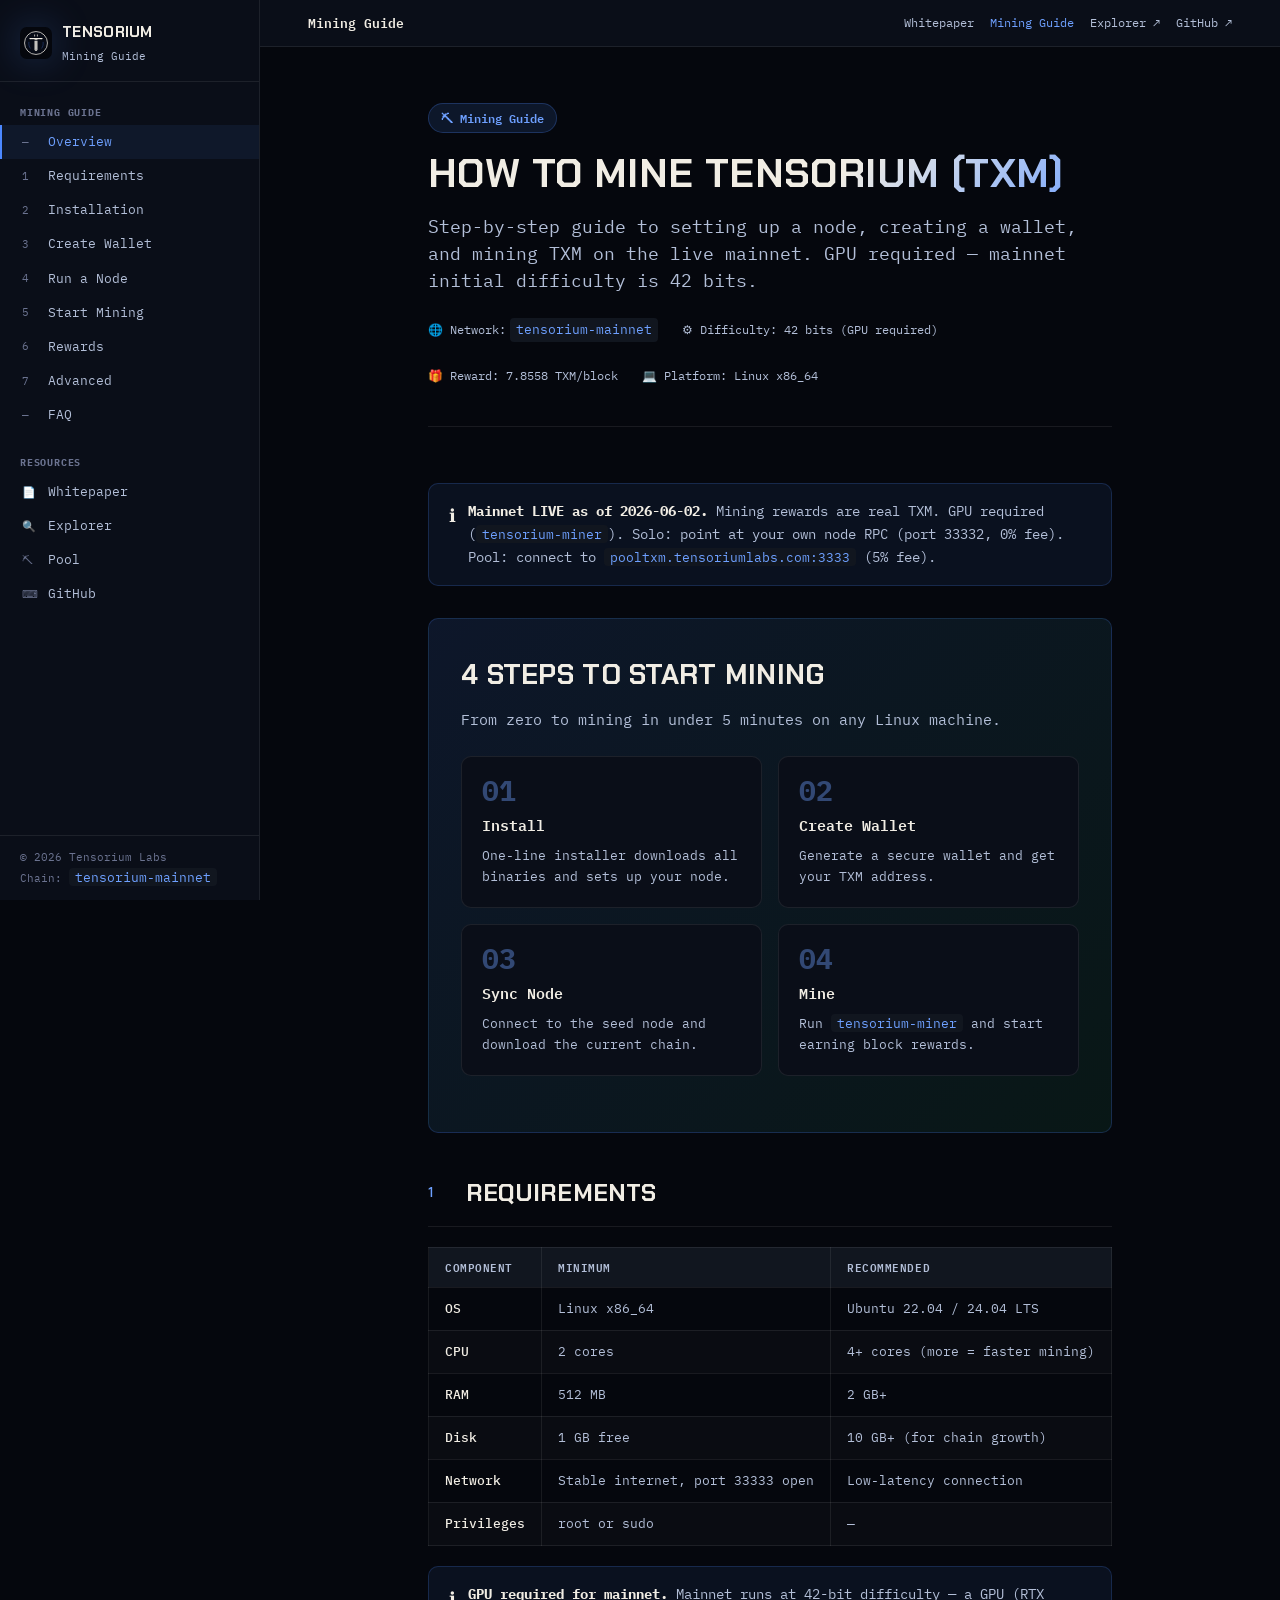
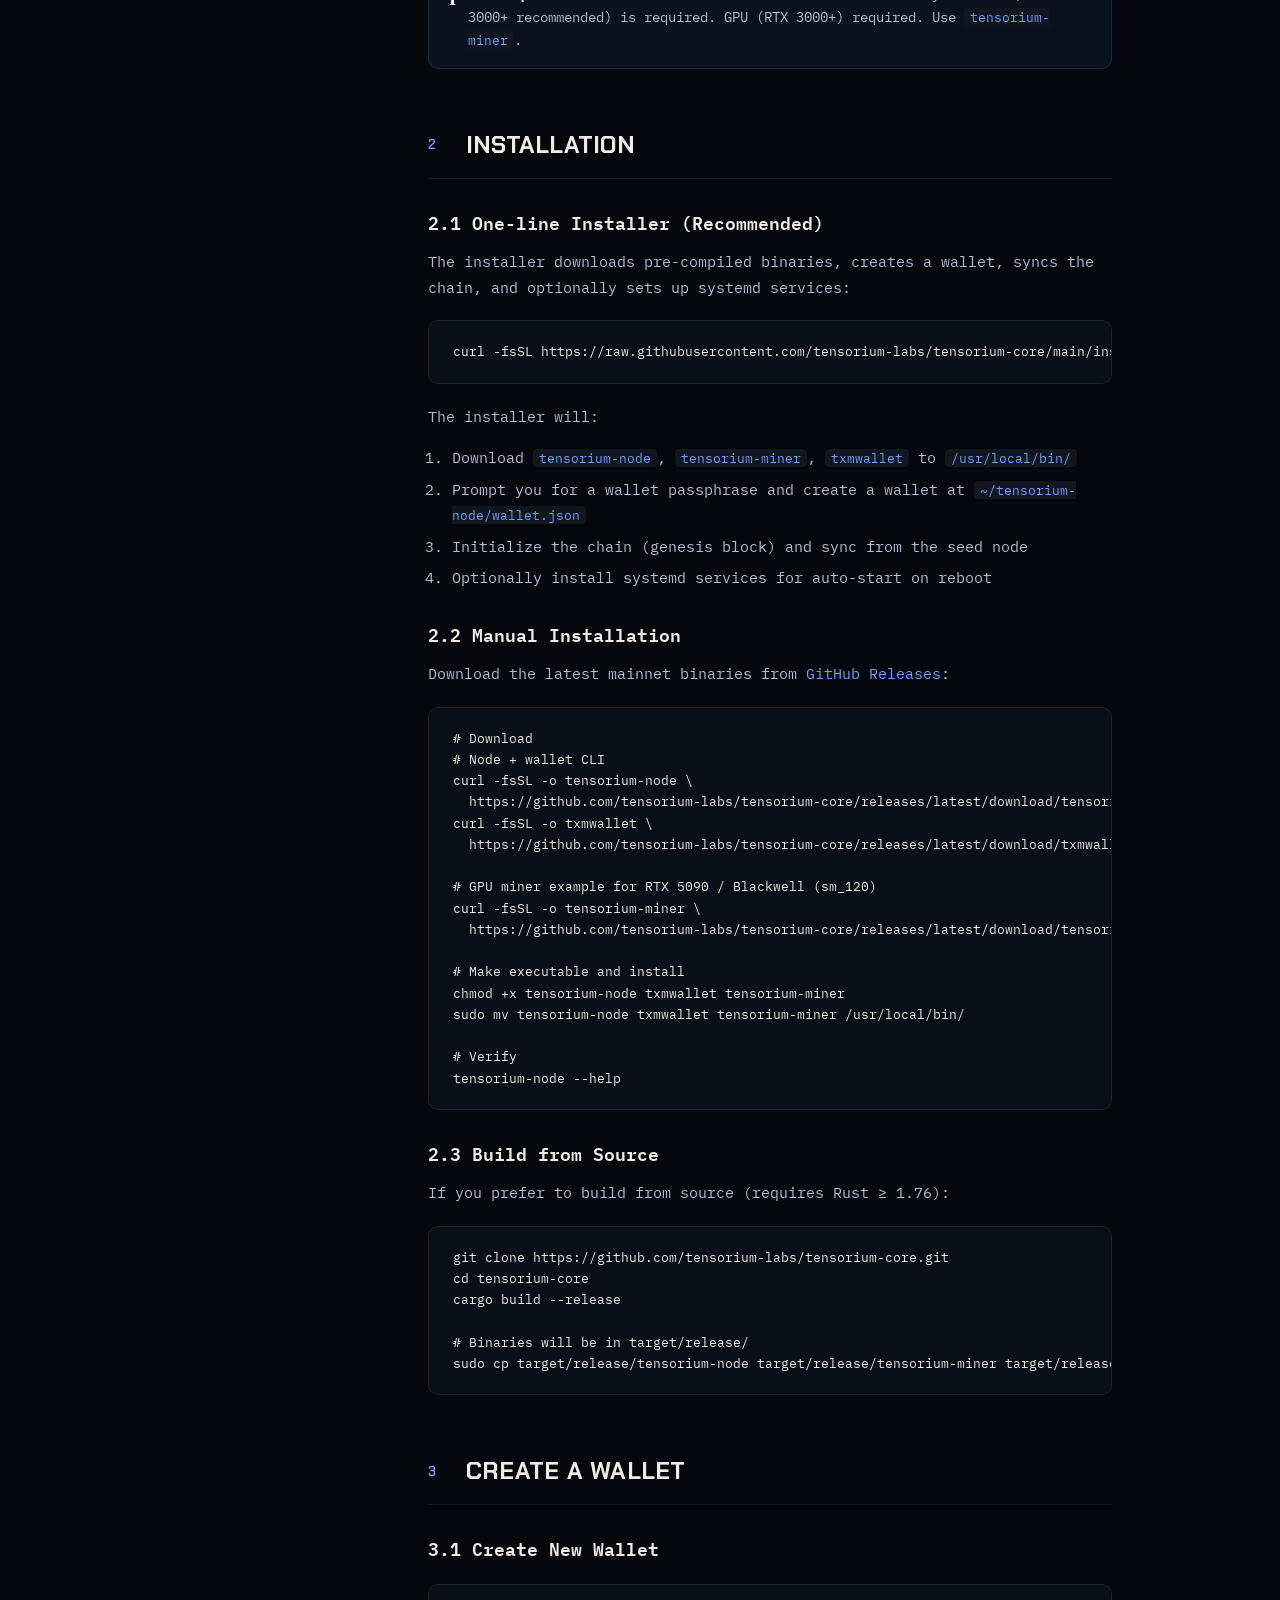
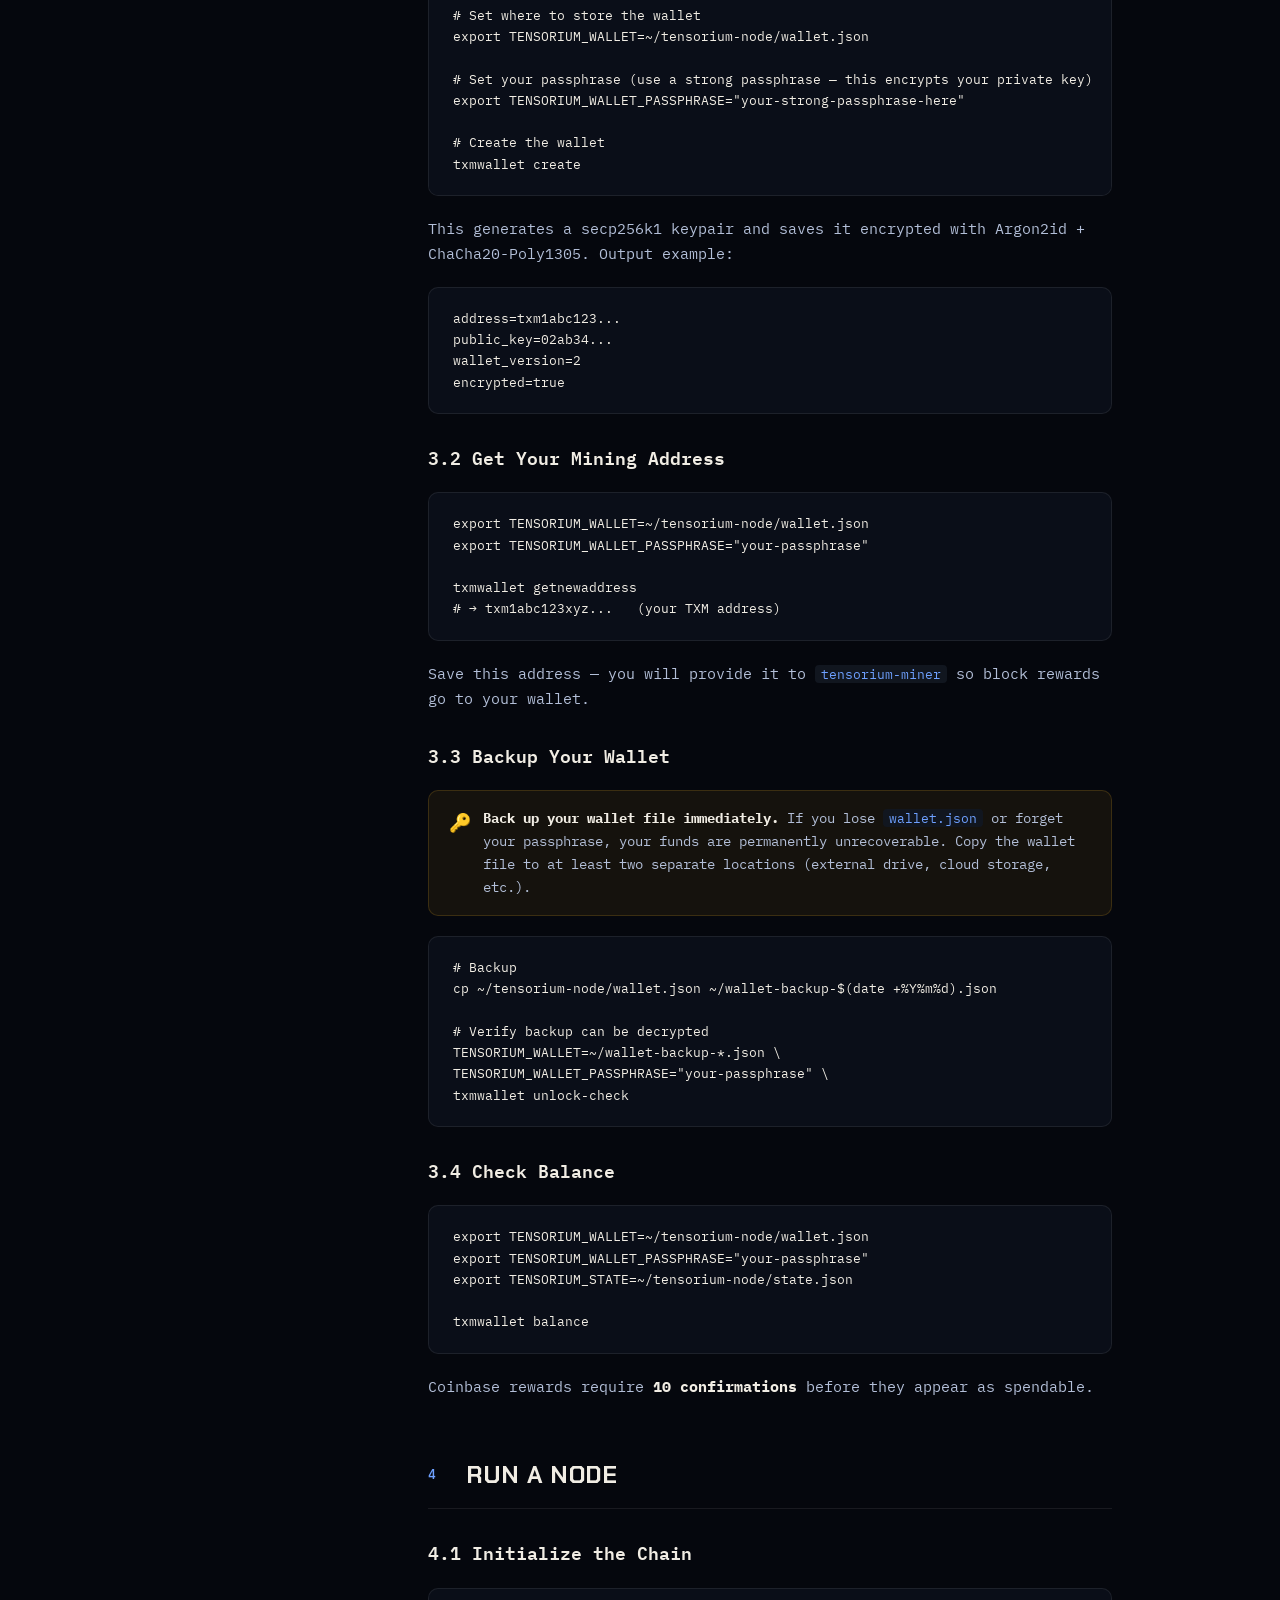
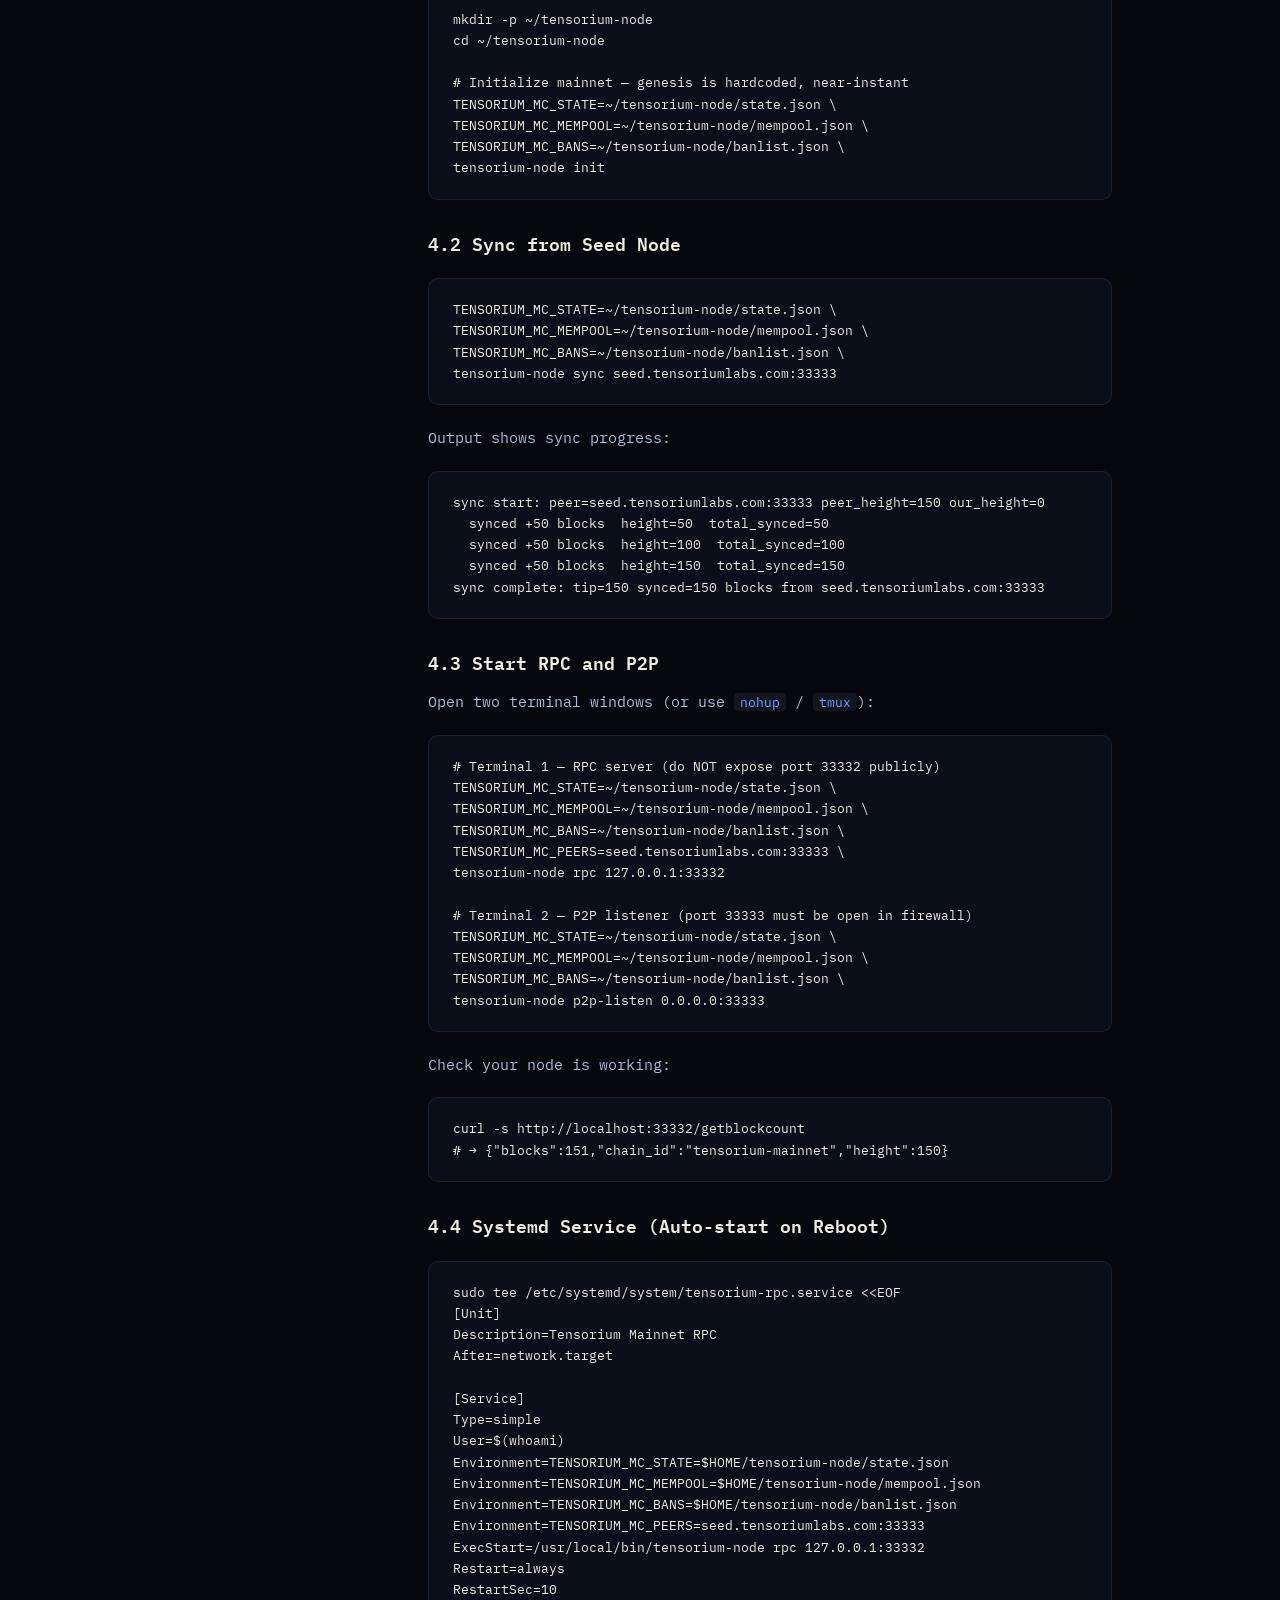
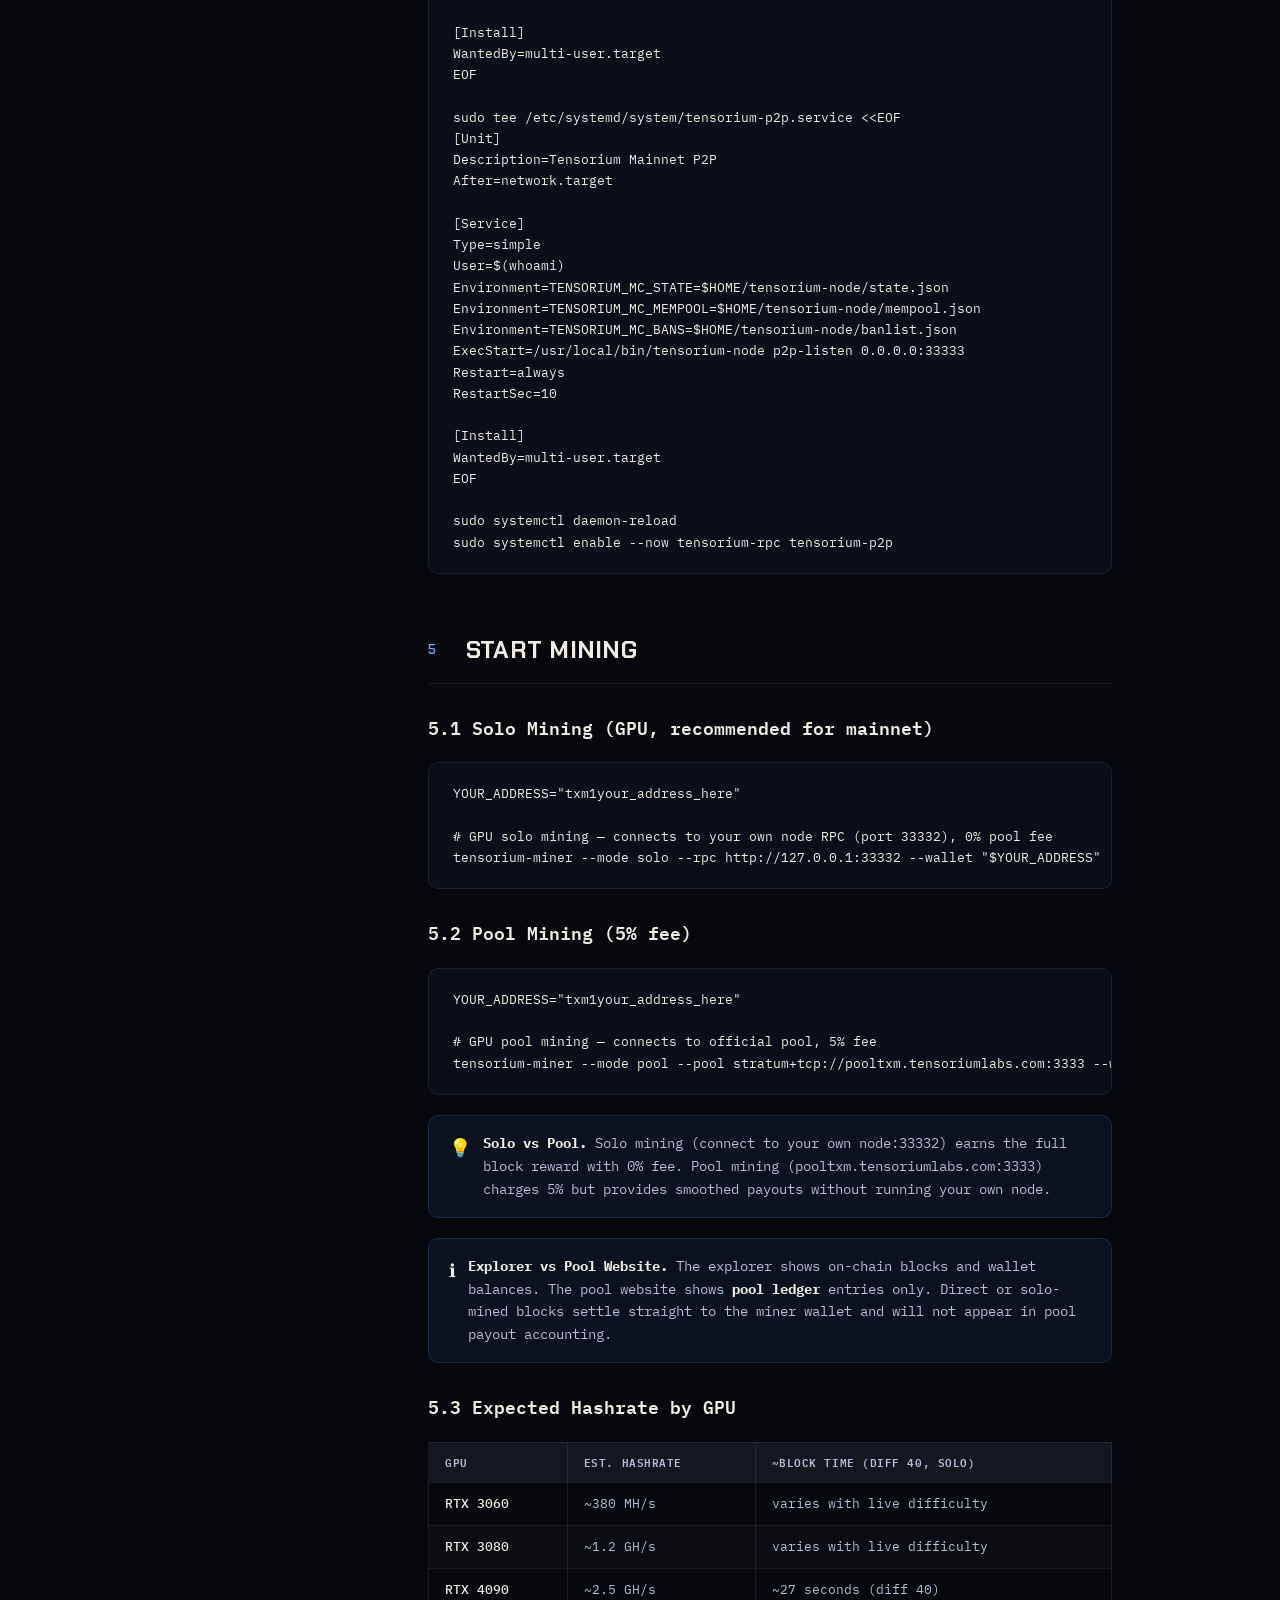
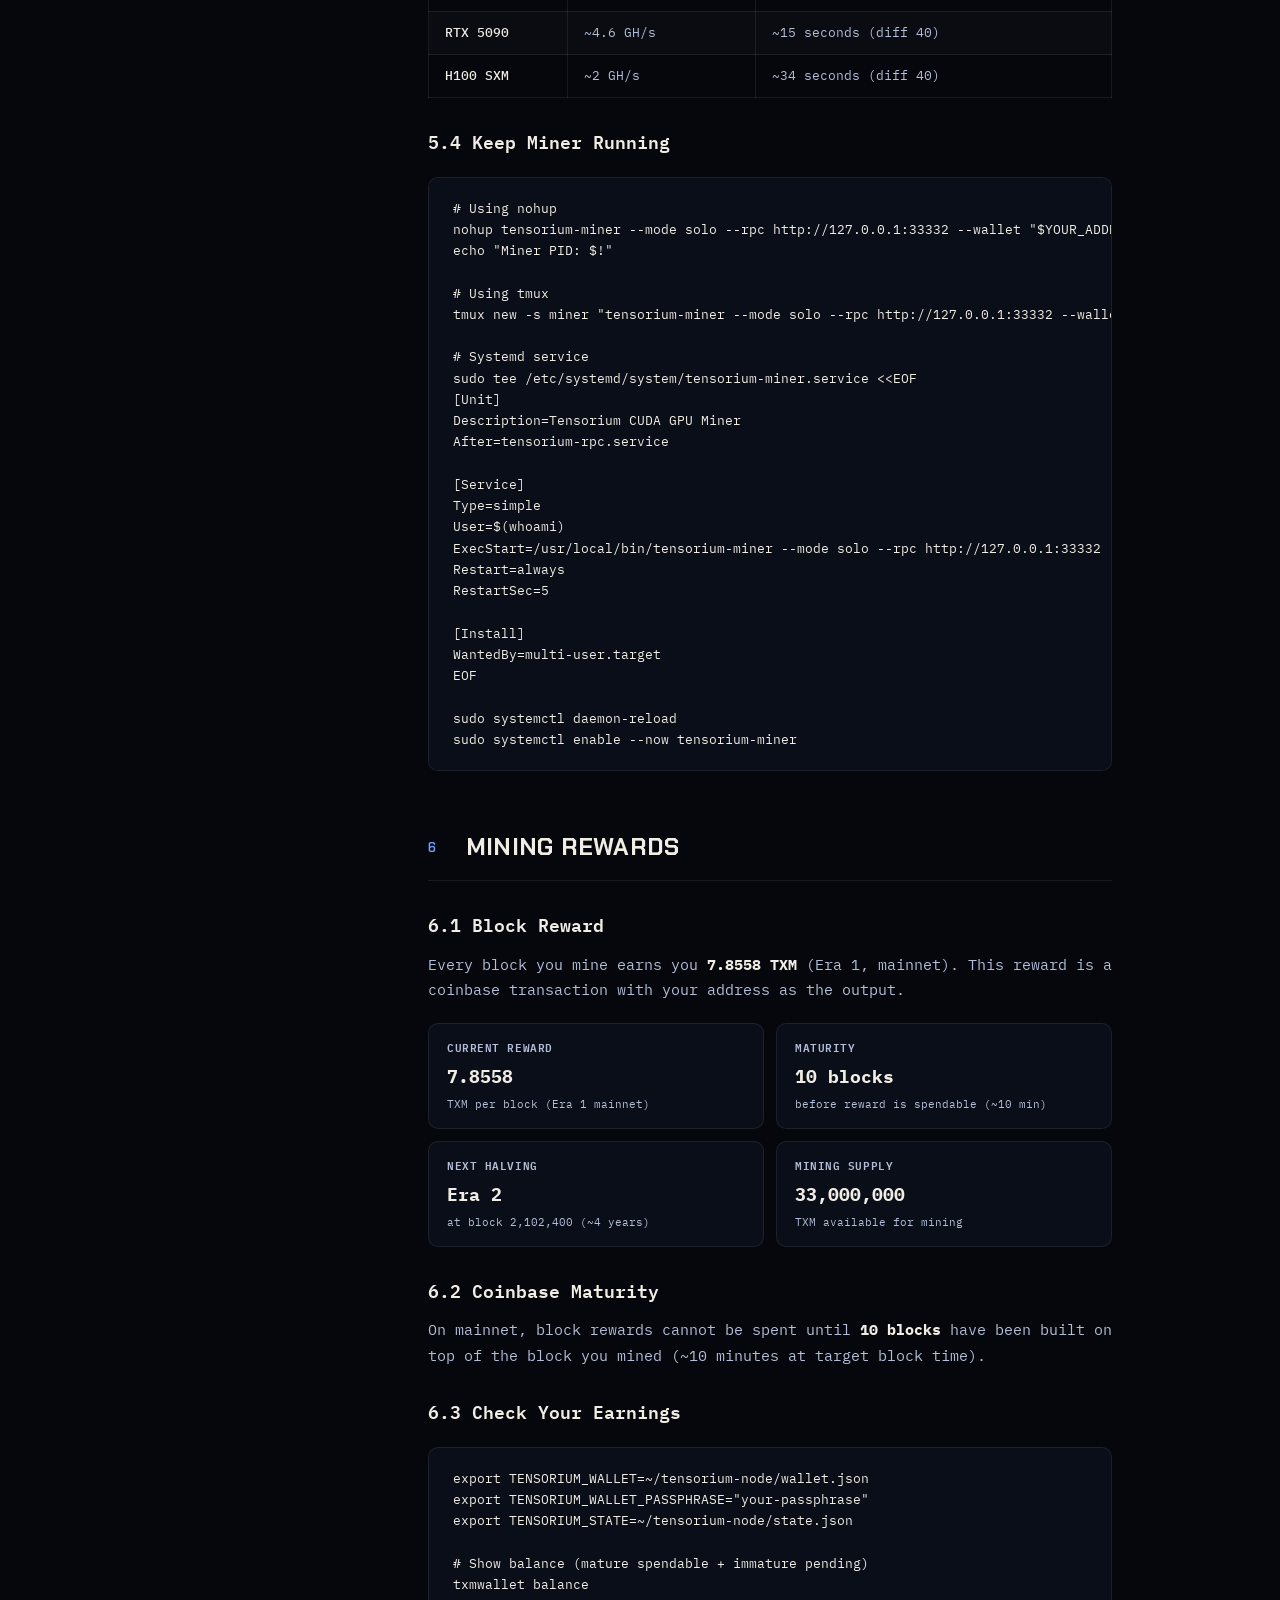
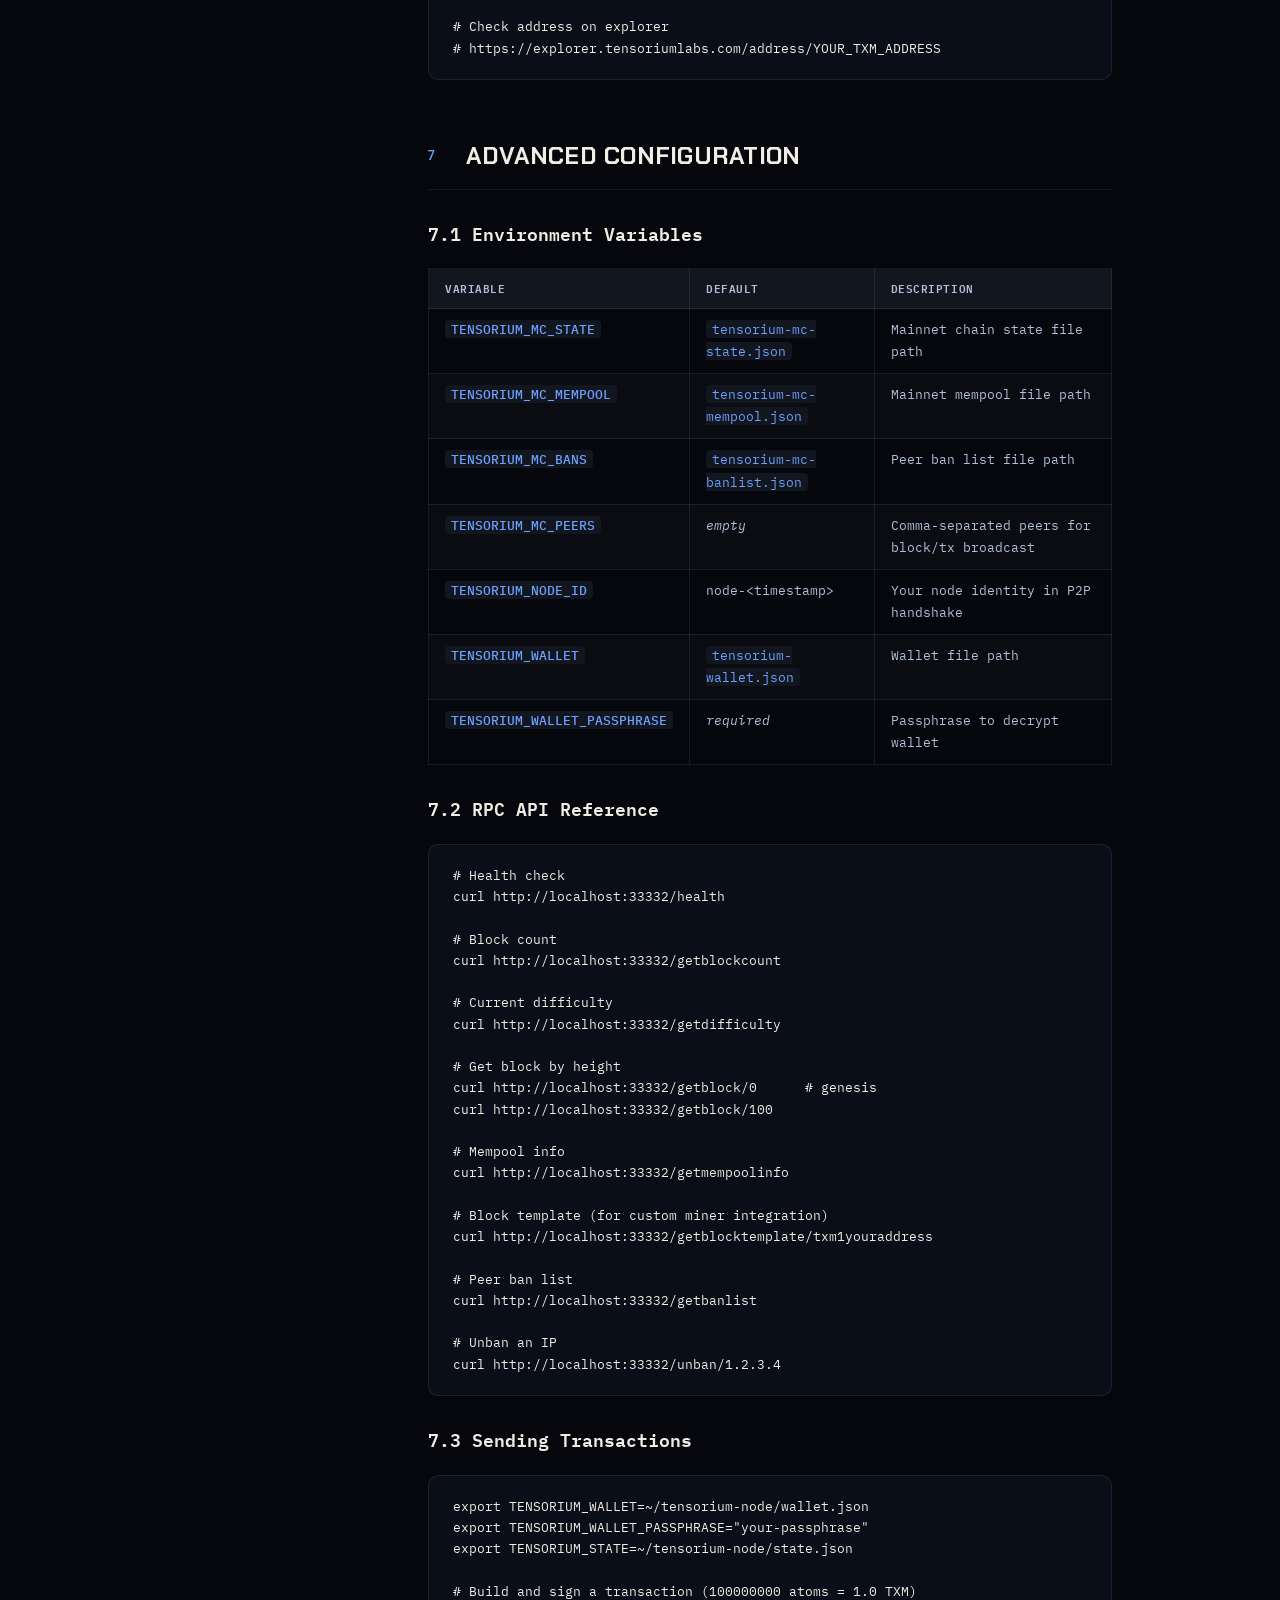
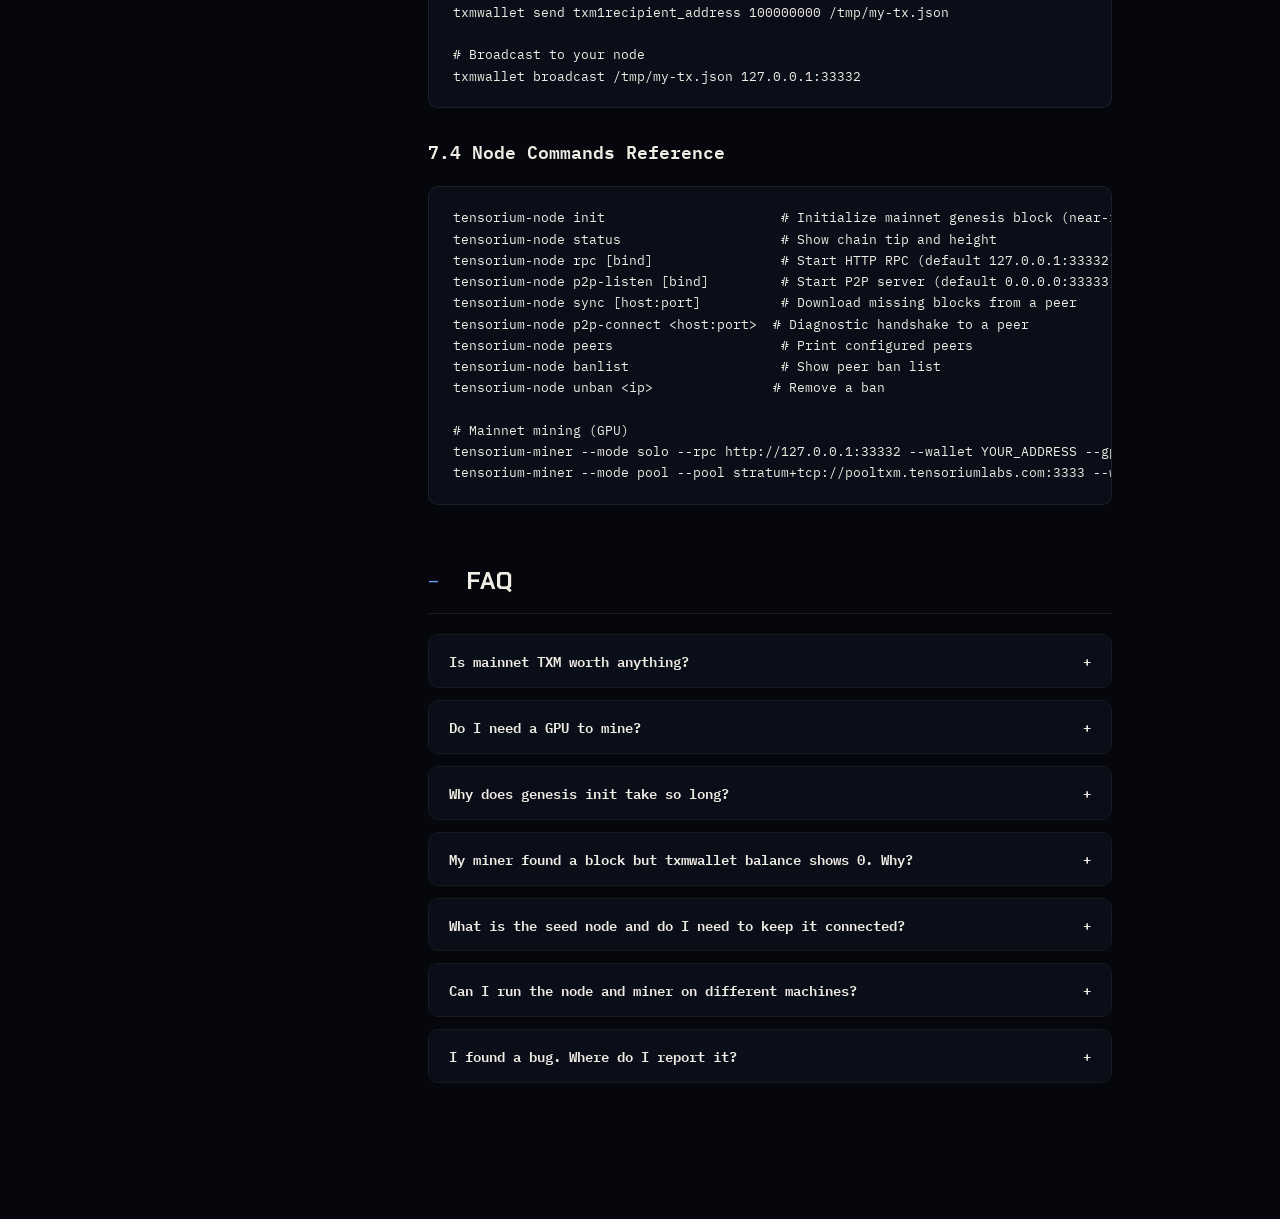
<file: mining.html>
<!DOCTYPE html>
<html lang="en">
<head>
  <meta charset="UTF-8">
  <meta name="viewport" content="width=device-width, initial-scale=1.0">
  <title>Mining Guide — Tensorium</title>
  <meta name="description" content="How to mine Tensorium (TXM) — setup your node, create a wallet, and start mining on the live mainnet.">
  <link rel="stylesheet" href="/css/style.css">
  <link rel="icon" href="/assets/tensorium-mark.svg" type="image/svg+xml">
</head>
<body>
<div class="layout">

<!-- Sidebar -->
<aside class="sidebar">
  <a href="/" class="sidebar-logo">
    <img class="logo-icon" src="/assets/tensorium-mark.svg" alt="Tensorium">
    <div>
      <div class="logo-text">Tensorium</div>
      <div class="logo-sub">Mining Guide</div>
    </div>
  </a>

  <nav class="sidebar-nav">
    <div class="nav-section">Mining Guide</div>
    <a href="#overview"      class="nav-link active"><span class="nav-num">—</span> Overview</a>
    <a href="#requirements"  class="nav-link"><span class="nav-num">1</span> Requirements</a>
    <a href="#install"       class="nav-link"><span class="nav-num">2</span> Installation</a>
    <a href="#wallet"        class="nav-link"><span class="nav-num">3</span> Create Wallet</a>
    <a href="#node"          class="nav-link"><span class="nav-num">4</span> Run a Node</a>
    <a href="#mine"          class="nav-link"><span class="nav-num">5</span> Start Mining</a>
    <a href="#rewards"       class="nav-link"><span class="nav-num">6</span> Rewards</a>
    <a href="#advanced"      class="nav-link"><span class="nav-num">7</span> Advanced</a>
    <a href="#faq"           class="nav-link"><span class="nav-num">—</span> FAQ</a>

    <div class="nav-section" style="margin-top:16px">Resources</div>
    <a href="/"                                             class="nav-link"><span class="nav-num">📄</span> Whitepaper</a>
    <a href="https://explorer.tensoriumlabs.com"            class="nav-link" target="_blank"><span class="nav-num">🔍</span> Explorer</a>
    <a href="https://pooltxm.tensoriumlabs.com" class="nav-link" target="_blank"><span class="nav-num">⛏</span> Pool</a>
    <a href="https://github.com/tensorium-labs/tensorium-core" class="nav-link" target="_blank"><span class="nav-num">⌨</span> GitHub</a>
  </nav>

  <div class="sidebar-footer">
    © 2026 Tensorium Labs<br>
    Chain: <code>tensorium-mainnet</code>
  </div>
</aside>

<!-- Main -->
<div class="main">
  <div class="page-nav">
    <span class="page-nav-title">Mining Guide</span>
    <div class="page-nav-links">
      <a href="/">Whitepaper</a>
      <a href="/mining.html" class="current">Mining Guide</a>
      <a href="https://explorer.tensoriumlabs.com" target="_blank">Explorer ↗</a>
      <a href="https://github.com/tensorium-labs/tensorium-core" target="_blank">GitHub ↗</a>
    </div>
  </div>

  <div class="content">

    <!-- Header -->
    <div class="doc-header" id="overview">
      <div class="doc-tag">⛏ Mining Guide</div>
      <h1 class="doc-title">How to Mine Tensorium (TXM)</h1>
      <p class="doc-subtitle">Step-by-step guide to setting up a node, creating a wallet, and mining TXM on the live mainnet. GPU required — mainnet initial difficulty is 42 bits.</p>
      <div class="doc-meta">
        <span>🌐 Network: <code>tensorium-mainnet</code></span>
        <span>⚙ Difficulty: 42 bits (GPU required)</span>
        <span>🎁 Reward: 7.8558 TXM/block</span>
        <span>💻 Platform: Linux x86_64</span>
      </div>
    </div>

      <div class="callout callout-info">
        <span class="callout-icon">ℹ</span>
        <div class="callout-body"><strong>Mainnet LIVE as of 2026-06-02.</strong> Mining rewards are real TXM. GPU required (<code>tensorium-miner</code>). Solo: point at your own node RPC (port 33332, 0% fee). Pool: connect to <code>pooltxm.tensoriumlabs.com:3333</code> (5% fee).</div>
      </div>

    <!-- Quick overview -->
    <div class="mining-hero" style="margin-top:32px">
      <div class="mining-hero-title">4 steps to start mining</div>
      <div class="mining-hero-sub">From zero to mining in under 5 minutes on any Linux machine.</div>
      <div class="step-grid">
        <div class="step-card">
          <div class="step-num">01</div>
          <div class="step-title">Install</div>
          <div class="step-desc">One-line installer downloads all binaries and sets up your node.</div>
        </div>
        <div class="step-card">
          <div class="step-num">02</div>
          <div class="step-title">Create Wallet</div>
          <div class="step-desc">Generate a secure wallet and get your TXM address.</div>
        </div>
        <div class="step-card">
          <div class="step-num">03</div>
          <div class="step-title">Sync Node</div>
          <div class="step-desc">Connect to the seed node and download the current chain.</div>
        </div>
        <div class="step-card">
          <div class="step-num">04</div>
          <div class="step-title">Mine</div>
          <div class="step-desc">Run <code>tensorium-miner</code> and start earning block rewards.</div>
        </div>
      </div>
    </div>

    <!-- 1. Requirements -->
    <div class="section" id="requirements">
      <h2 class="section-title"><span class="section-num">1</span> Requirements</h2>

      <div class="table-wrap">
        <table>
          <thead><tr><th>Component</th><th>Minimum</th><th>Recommended</th></tr></thead>
          <tbody>
            <tr><td>OS</td><td>Linux x86_64</td><td>Ubuntu 22.04 / 24.04 LTS</td></tr>
            <tr><td>CPU</td><td>2 cores</td><td>4+ cores (more = faster mining)</td></tr>
            <tr><td>RAM</td><td>512 MB</td><td>2 GB+</td></tr>
            <tr><td>Disk</td><td>1 GB free</td><td>10 GB+ (for chain growth)</td></tr>
            <tr><td>Network</td><td>Stable internet, port 33333 open</td><td>Low-latency connection</td></tr>
            <tr><td>Privileges</td><td>root or sudo</td><td>—</td></tr>
          </tbody>
        </table>
      </div>

      <div class="callout callout-info">
        <span class="callout-icon">ℹ</span>
        <div class="callout-body"><strong>GPU required for mainnet.</strong> Mainnet runs at 42-bit difficulty — a GPU (RTX 3000+ recommended) is required. GPU (RTX 3000+) required. Use <code>tensorium-miner</code>.</div>
      </div>
    </div>

    <!-- 2. Install -->
    <div class="section" id="install">
      <h2 class="section-title"><span class="section-num">2</span> Installation</h2>

      <h3>2.1 One-line Installer (Recommended)</h3>
      <p>The installer downloads pre-compiled binaries, creates a wallet, syncs the chain, and optionally sets up systemd services:</p>

      <pre>curl -fsSL https://raw.githubusercontent.com/tensorium-labs/tensorium-core/main/install.sh | bash</pre>

      <p>The installer will:</p>
      <ol>
        <li>Download <code>tensorium-node</code>, <code>tensorium-miner</code>, <code>txmwallet</code> to <code>/usr/local/bin/</code></li>
        <li>Prompt you for a wallet passphrase and create a wallet at <code>~/tensorium-node/wallet.json</code></li>
        <li>Initialize the chain (genesis block) and sync from the seed node</li>
        <li>Optionally install systemd services for auto-start on reboot</li>
      </ol>

      <h3>2.2 Manual Installation</h3>
      <p>Download the latest mainnet binaries from <a href="https://github.com/tensorium-labs/tensorium-core/releases" target="_blank">GitHub Releases</a>:</p>

      <pre># Download
# Node + wallet CLI
curl -fsSL -o tensorium-node \
  https://github.com/tensorium-labs/tensorium-core/releases/latest/download/tensorium-node-linux-x86_64
curl -fsSL -o txmwallet \
  https://github.com/tensorium-labs/tensorium-core/releases/latest/download/txmwallet-linux-x86_64

# GPU miner example for RTX 5090 / Blackwell (sm_120)
curl -fsSL -o tensorium-miner \
  https://github.com/tensorium-labs/tensorium-core/releases/latest/download/tensorium-miner-linux-x86_64-sm120

# Make executable and install
chmod +x tensorium-node txmwallet tensorium-miner
sudo mv tensorium-node txmwallet tensorium-miner /usr/local/bin/

# Verify
tensorium-node --help</pre>

      <h3>2.3 Build from Source</h3>
      <p>If you prefer to build from source (requires Rust ≥ 1.76):</p>
      <pre>git clone https://github.com/tensorium-labs/tensorium-core.git
cd tensorium-core
cargo build --release

# Binaries will be in target/release/
sudo cp target/release/tensorium-node target/release/tensorium-miner target/release/txmwallet /usr/local/bin/</pre>
    </div>

    <!-- 3. Wallet -->
    <div class="section" id="wallet">
      <h2 class="section-title"><span class="section-num">3</span> Create a Wallet</h2>

      <h3>3.1 Create New Wallet</h3>
      <pre># Set where to store the wallet
export TENSORIUM_WALLET=~/tensorium-node/wallet.json

# Set your passphrase (use a strong passphrase — this encrypts your private key)
export TENSORIUM_WALLET_PASSPHRASE="your-strong-passphrase-here"

# Create the wallet
txmwallet create</pre>

      <p>This generates a secp256k1 keypair and saves it encrypted with Argon2id + ChaCha20-Poly1305. Output example:</p>
      <pre>address=txm1abc123...
public_key=02ab34...
wallet_version=2
encrypted=true</pre>

      <h3>3.2 Get Your Mining Address</h3>
      <pre>export TENSORIUM_WALLET=~/tensorium-node/wallet.json
export TENSORIUM_WALLET_PASSPHRASE="your-passphrase"

txmwallet getnewaddress
# → txm1abc123xyz...   (your TXM address)</pre>

      <p>Save this address — you will provide it to <code>tensorium-miner</code> so block rewards go to your wallet.</p>

      <h3>3.3 Backup Your Wallet</h3>

      <div class="callout callout-warn">
        <span class="callout-icon">🔑</span>
        <div class="callout-body">
          <strong>Back up your wallet file immediately.</strong> If you lose <code>wallet.json</code> or forget your passphrase, your funds are permanently unrecoverable. Copy the wallet file to at least two separate locations (external drive, cloud storage, etc.).
        </div>
      </div>

      <pre># Backup
cp ~/tensorium-node/wallet.json ~/wallet-backup-$(date +%Y%m%d).json

# Verify backup can be decrypted
TENSORIUM_WALLET=~/wallet-backup-*.json \
TENSORIUM_WALLET_PASSPHRASE="your-passphrase" \
txmwallet unlock-check</pre>

      <h3>3.4 Check Balance</h3>
      <pre>export TENSORIUM_WALLET=~/tensorium-node/wallet.json
export TENSORIUM_WALLET_PASSPHRASE="your-passphrase"
export TENSORIUM_STATE=~/tensorium-node/state.json

txmwallet balance</pre>

      <p>Coinbase rewards require <strong>10 confirmations</strong> before they appear as spendable.</p>
    </div>

    <!-- 4. Node -->
    <div class="section" id="node">
      <h2 class="section-title"><span class="section-num">4</span> Run a Node</h2>

      <h3>4.1 Initialize the Chain</h3>
      <pre>mkdir -p ~/tensorium-node
cd ~/tensorium-node

# Initialize mainnet — genesis is hardcoded, near-instant
TENSORIUM_MC_STATE=~/tensorium-node/state.json \
TENSORIUM_MC_MEMPOOL=~/tensorium-node/mempool.json \
TENSORIUM_MC_BANS=~/tensorium-node/banlist.json \
tensorium-node init</pre>

      <h3>4.2 Sync from Seed Node</h3>
      <pre>TENSORIUM_MC_STATE=~/tensorium-node/state.json \
TENSORIUM_MC_MEMPOOL=~/tensorium-node/mempool.json \
TENSORIUM_MC_BANS=~/tensorium-node/banlist.json \
tensorium-node sync seed.tensoriumlabs.com:33333</pre>

      <p>Output shows sync progress:</p>
      <pre>sync start: peer=seed.tensoriumlabs.com:33333 peer_height=150 our_height=0
  synced +50 blocks  height=50  total_synced=50
  synced +50 blocks  height=100  total_synced=100
  synced +50 blocks  height=150  total_synced=150
sync complete: tip=150 synced=150 blocks from seed.tensoriumlabs.com:33333</pre>

      <h3>4.3 Start RPC and P2P</h3>
      <p>Open two terminal windows (or use <code>nohup</code> / <code>tmux</code>):</p>
      <pre># Terminal 1 — RPC server (do NOT expose port 33332 publicly)
TENSORIUM_MC_STATE=~/tensorium-node/state.json \
TENSORIUM_MC_MEMPOOL=~/tensorium-node/mempool.json \
TENSORIUM_MC_BANS=~/tensorium-node/banlist.json \
TENSORIUM_MC_PEERS=seed.tensoriumlabs.com:33333 \
tensorium-node rpc 127.0.0.1:33332

# Terminal 2 — P2P listener (port 33333 must be open in firewall)
TENSORIUM_MC_STATE=~/tensorium-node/state.json \
TENSORIUM_MC_MEMPOOL=~/tensorium-node/mempool.json \
TENSORIUM_MC_BANS=~/tensorium-node/banlist.json \
tensorium-node p2p-listen 0.0.0.0:33333</pre>

      <p>Check your node is working:</p>
      <pre>curl -s http://localhost:33332/getblockcount
# → {"blocks":151,"chain_id":"tensorium-mainnet","height":150}</pre>

      <h3>4.4 Systemd Service (Auto-start on Reboot)</h3>
      <pre>sudo tee /etc/systemd/system/tensorium-rpc.service &lt;&lt;EOF
[Unit]
Description=Tensorium Mainnet RPC
After=network.target

[Service]
Type=simple
User=$(whoami)
Environment=TENSORIUM_MC_STATE=$HOME/tensorium-node/state.json
Environment=TENSORIUM_MC_MEMPOOL=$HOME/tensorium-node/mempool.json
Environment=TENSORIUM_MC_BANS=$HOME/tensorium-node/banlist.json
Environment=TENSORIUM_MC_PEERS=seed.tensoriumlabs.com:33333
ExecStart=/usr/local/bin/tensorium-node rpc 127.0.0.1:33332
Restart=always
RestartSec=10

[Install]
WantedBy=multi-user.target
EOF

sudo tee /etc/systemd/system/tensorium-p2p.service &lt;&lt;EOF
[Unit]
Description=Tensorium Mainnet P2P
After=network.target

[Service]
Type=simple
User=$(whoami)
Environment=TENSORIUM_MC_STATE=$HOME/tensorium-node/state.json
Environment=TENSORIUM_MC_MEMPOOL=$HOME/tensorium-node/mempool.json
Environment=TENSORIUM_MC_BANS=$HOME/tensorium-node/banlist.json
ExecStart=/usr/local/bin/tensorium-node p2p-listen 0.0.0.0:33333
Restart=always
RestartSec=10

[Install]
WantedBy=multi-user.target
EOF

sudo systemctl daemon-reload
sudo systemctl enable --now tensorium-rpc tensorium-p2p</pre>
    </div>

    <!-- 5. Mine -->
    <div class="section" id="mine">
      <h2 class="section-title"><span class="section-num">5</span> Start Mining</h2>

      <h3>5.1 Solo Mining (GPU, recommended for mainnet)</h3>
      <pre>YOUR_ADDRESS="txm1your_address_here"

# GPU solo mining — connects to your own node RPC (port 33332), 0% pool fee
tensorium-miner --mode solo --rpc http://127.0.0.1:33332 --wallet "$YOUR_ADDRESS" --gpu all --intensity auto</pre>

      <h3>5.2 Pool Mining (5% fee)</h3>
      <pre>YOUR_ADDRESS="txm1your_address_here"

# GPU pool mining — connects to official pool, 5% fee
tensorium-miner --mode pool --pool stratum+tcp://pooltxm.tensoriumlabs.com:3333 --wallet "$YOUR_ADDRESS" --worker "$(hostname)" --gpu all --intensity auto</pre>

      <div class="callout callout-info">
        <span class="callout-icon">💡</span>
        <div class="callout-body"><strong>Solo vs Pool.</strong> Solo mining (connect to your own node:33332) earns the full block reward with 0% fee. Pool mining (pooltxm.tensoriumlabs.com:3333) charges 5% but provides smoothed payouts without running your own node.</div>
      </div>

      <div class="callout callout-info">
        <span class="callout-icon">ℹ</span>
        <div class="callout-body"><strong>Explorer vs Pool Website.</strong> The explorer shows on-chain blocks and wallet balances. The pool website shows <strong>pool ledger</strong> entries only. Direct or solo-mined blocks settle straight to the miner wallet and will not appear in pool payout accounting.</div>
      </div>

      <h3>5.3 Expected Hashrate by GPU</h3>
      <div class="table-wrap">
        <table>
          <thead><tr><th>GPU</th><th>Est. Hashrate</th><th>~Block Time (diff 40, solo)</th></tr></thead>
          <tbody>
            <tr><td>RTX 3060</td><td>~380 MH/s</td><td>varies with live difficulty</td></tr>
            <tr><td>RTX 3080</td><td>~1.2 GH/s</td><td>varies with live difficulty</td></tr>
            <tr><td>RTX 4090</td><td>~2.5 GH/s</td><td>~27 seconds (diff 40)</td></tr>
            <tr><td>RTX 5090</td><td>~4.6 GH/s</td><td>~15 seconds (diff 40)</td></tr>
            <tr><td>H100 SXM</td><td>~2 GH/s</td><td>~34 seconds (diff 40)</td></tr>
          </tbody>
        </table>
      </div>

      <h3>5.4 Keep Miner Running</h3>
      <pre># Using nohup
nohup tensorium-miner --mode solo --rpc http://127.0.0.1:33332 --wallet "$YOUR_ADDRESS" --gpu all --intensity auto > ~/tensorium-node/miner.log 2>&1 &
echo "Miner PID: $!"

# Using tmux
tmux new -s miner "tensorium-miner --mode solo --rpc http://127.0.0.1:33332 --wallet $YOUR_ADDRESS --gpu all --intensity auto"

# Systemd service
sudo tee /etc/systemd/system/tensorium-miner.service &lt;&lt;EOF
[Unit]
Description=Tensorium CUDA GPU Miner
After=tensorium-rpc.service

[Service]
Type=simple
User=$(whoami)
ExecStart=/usr/local/bin/tensorium-miner --mode solo --rpc http://127.0.0.1:33332 --wallet YOUR_TXM_ADDRESS --gpu all --intensity auto
Restart=always
RestartSec=5

[Install]
WantedBy=multi-user.target
EOF

sudo systemctl daemon-reload
sudo systemctl enable --now tensorium-miner</pre>
    </div>

    <!-- 6. Rewards -->
    <div class="section" id="rewards">
      <h2 class="section-title"><span class="section-num">6</span> Mining Rewards</h2>

      <h3>6.1 Block Reward</h3>
      <p>Every block you mine earns you <strong>7.8558 TXM</strong> (Era 1, mainnet). This reward is a coinbase transaction with your address as the output.</p>

      <div class="spec-grid">
        <div class="spec-item">
          <div class="spec-label">Current Reward</div>
          <div class="spec-value">7.8558</div>
          <div class="spec-sub">TXM per block (Era 1 mainnet)</div>
        </div>
        <div class="spec-item">
          <div class="spec-label">Maturity</div>
          <div class="spec-value">10 blocks</div>
          <div class="spec-sub">before reward is spendable (~10 min)</div>
        </div>
        <div class="spec-item">
          <div class="spec-label">Next Halving</div>
          <div class="spec-value">Era 2</div>
          <div class="spec-sub">at block 2,102,400 (~4 years)</div>
        </div>
        <div class="spec-item">
          <div class="spec-label">Mining Supply</div>
          <div class="spec-value">33,000,000</div>
          <div class="spec-sub">TXM available for mining</div>
        </div>
      </div>

      <h3>6.2 Coinbase Maturity</h3>
      <p>On mainnet, block rewards cannot be spent until <strong>10 blocks</strong> have been built on top of the block you mined (~10 minutes at target block time).</p>

      <h3>6.3 Check Your Earnings</h3>
      <pre>export TENSORIUM_WALLET=~/tensorium-node/wallet.json
export TENSORIUM_WALLET_PASSPHRASE="your-passphrase"
export TENSORIUM_STATE=~/tensorium-node/state.json

# Show balance (mature spendable + immature pending)
txmwallet balance

# Check address on explorer
# https://explorer.tensoriumlabs.com/address/YOUR_TXM_ADDRESS</pre>
    </div>

    <!-- 7. Advanced -->
    <div class="section" id="advanced">
      <h2 class="section-title"><span class="section-num">7</span> Advanced Configuration</h2>

      <h3>7.1 Environment Variables</h3>
      <div class="table-wrap">
        <table>
          <thead><tr><th>Variable</th><th>Default</th><th>Description</th></tr></thead>
          <tbody>
            <tr><td><code>TENSORIUM_MC_STATE</code></td><td><code>tensorium-mc-state.json</code></td><td>Mainnet chain state file path</td></tr>
            <tr><td><code>TENSORIUM_MC_MEMPOOL</code></td><td><code>tensorium-mc-mempool.json</code></td><td>Mainnet mempool file path</td></tr>
            <tr><td><code>TENSORIUM_MC_BANS</code></td><td><code>tensorium-mc-banlist.json</code></td><td>Peer ban list file path</td></tr>
            <tr><td><code>TENSORIUM_MC_PEERS</code></td><td><em>empty</em></td><td>Comma-separated peers for block/tx broadcast</td></tr>
            <tr><td><code>TENSORIUM_NODE_ID</code></td><td>node-&lt;timestamp&gt;</td><td>Your node identity in P2P handshake</td></tr>
            <tr><td><code>TENSORIUM_WALLET</code></td><td><code>tensorium-wallet.json</code></td><td>Wallet file path</td></tr>
            <tr><td><code>TENSORIUM_WALLET_PASSPHRASE</code></td><td><em>required</em></td><td>Passphrase to decrypt wallet</td></tr>
          </tbody>
        </table>
      </div>

      <h3>7.2 RPC API Reference</h3>
      <pre># Health check
curl http://localhost:33332/health

# Block count
curl http://localhost:33332/getblockcount

# Current difficulty
curl http://localhost:33332/getdifficulty

# Get block by height
curl http://localhost:33332/getblock/0      # genesis
curl http://localhost:33332/getblock/100

# Mempool info
curl http://localhost:33332/getmempoolinfo

# Block template (for custom miner integration)
curl http://localhost:33332/getblocktemplate/txm1youraddress

# Peer ban list
curl http://localhost:33332/getbanlist

# Unban an IP
curl http://localhost:33332/unban/1.2.3.4</pre>

      <h3>7.3 Sending Transactions</h3>
      <pre>export TENSORIUM_WALLET=~/tensorium-node/wallet.json
export TENSORIUM_WALLET_PASSPHRASE="your-passphrase"
export TENSORIUM_STATE=~/tensorium-node/state.json

# Build and sign a transaction (100000000 atoms = 1.0 TXM)
txmwallet send txm1recipient_address 100000000 /tmp/my-tx.json

# Broadcast to your node
txmwallet broadcast /tmp/my-tx.json 127.0.0.1:33332</pre>

      <h3>7.4 Node Commands Reference</h3>
      <pre>tensorium-node init                      # Initialize mainnet genesis block (near-instant)
tensorium-node status                    # Show chain tip and height
tensorium-node rpc [bind]                # Start HTTP RPC (default 127.0.0.1:33332)
tensorium-node p2p-listen [bind]         # Start P2P server (default 0.0.0.0:33333)
tensorium-node sync [host:port]          # Download missing blocks from a peer
tensorium-node p2p-connect &lt;host:port&gt;  # Diagnostic handshake to a peer
tensorium-node peers                     # Print configured peers
tensorium-node banlist                   # Show peer ban list
tensorium-node unban &lt;ip&gt;               # Remove a ban

# Mainnet mining (GPU)
tensorium-miner --mode solo --rpc http://127.0.0.1:33332 --wallet YOUR_ADDRESS --gpu all --intensity auto  # solo — 0% fee
tensorium-miner --mode pool --pool stratum+tcp://pooltxm.tensoriumlabs.com:3333 --wallet YOUR_ADDRESS --worker WORKER --gpu all --intensity auto  # pool — 5% fee</pre>
    </div>

    <!-- FAQ -->
    <div class="section" id="faq">
      <h2 class="section-title"><span class="section-num">—</span> FAQ</h2>

      <div class="faq-item">
        <div class="faq-q" onclick="toggleFaq(this)">
          Is mainnet TXM worth anything? <span>+</span>
        </div>
        <div class="faq-a">
          Mainnet is live since 2026-06-02. Mainnet TXM can be bridged to Optimism as wTXM and traded via Uniswap V4. Always conduct your own research. See the <a href="https://github.com/tensorium-labs/tensorium-core/blob/main/docs/project/RISK_DISCLOSURE.md" target="_blank">Risk Disclosure</a>.
        </div>
      </div>

      <div class="faq-item">
        <div class="faq-q" onclick="toggleFaq(this)">
          Do I need a GPU to mine? <span>+</span>
        </div>
        <div class="faq-a">
          Yes. Mainnet runs at 42-bit initial difficulty — a GPU (RTX 3000+ recommended) is required. Download <code>tensorium-miner</code> from the <a href="https://github.com/tensorium-labs/tensorium-core/releases" target="_blank">latest release</a>.
        </div>
      </div>

      <div class="faq-item">
        <div class="faq-q" onclick="toggleFaq(this)">
          Why does genesis init take so long? <span>+</span>
        </div>
        <div class="faq-a">
          The mainnet genesis is hardcoded in the binary. Running <code>tensorium-node init</code> should be near-instant. If it hangs, update to the latest mainnet v1 release.
        </div>
      </div>

      <div class="faq-item">
        <div class="faq-q" onclick="toggleFaq(this)">
          My miner found a block but txmwallet balance shows 0. Why? <span>+</span>
        </div>
        <div class="faq-a">
          On mainnet, coinbase rewards require 100 block confirmations before they are spendable (~100 minutes at target block time). Wait for 100 more blocks after your block, then check your balance again.
        </div>
      </div>

      <div class="faq-item">
        <div class="faq-q" onclick="toggleFaq(this)">
          What is the seed node and do I need to keep it connected? <span>+</span>
        </div>
        <div class="faq-a">
          The canonical bootstrap seed is <code>seed.tensoriumlabs.com:33333</code>. Use it in <code>TENSORIUM_MC_PEERS</code> for initial sync.
        </div>
      </div>

      <div class="faq-item">
        <div class="faq-q" onclick="toggleFaq(this)">
          Can I run the node and miner on different machines? <span>+</span>
        </div>
        <div class="faq-a">
          Yes. The miner connects to the node via RPC (port 33332). If the miner is on a different machine, set <code>TENSORIUM_RPC_ALLOW_PUBLIC=1</code> and bind to <code>0.0.0.0:33332</code>, but restrict access via firewall to trusted IPs only. Never expose the RPC port publicly without a reverse proxy.
        </div>
      </div>

      <div class="faq-item">
        <div class="faq-q" onclick="toggleFaq(this)">
          I found a bug. Where do I report it? <span>+</span>
        </div>
        <div class="faq-a">
          Open an issue on GitHub: <a href="https://github.com/tensorium-labs/tensorium-core/issues" target="_blank">github.com/tensorium-labs/tensorium-core/issues</a>. Include your OS version, the binary version (from release tag), and steps to reproduce.
        </div>
      </div>
    </div>

  </div><!-- /content -->
</div><!-- /main -->
</div><!-- /layout -->

<script>
function toggleFaq(el) {
  const answer = el.nextElementSibling;
  const icon   = el.querySelector('span');
  const isOpen = answer.classList.contains('open');
  document.querySelectorAll('.faq-a.open').forEach(a => {
    a.classList.remove('open');
    a.previousElementSibling.querySelector('span').textContent = '+';
  });
  if (!isOpen) {
    answer.classList.add('open');
    icon.textContent = '−';
  }
}

// Active nav link on scroll
const sections = document.querySelectorAll('.section, [id="overview"]');
const links    = document.querySelectorAll('.nav-link');

const obs = new IntersectionObserver(entries => {
  entries.forEach(e => {
    if (e.isIntersecting) {
      links.forEach(l => l.classList.remove('active'));
      const link = document.querySelector(`.nav-link[href="#${e.target.id}"]`);
      if (link) link.classList.add('active');
    }
  });
}, { rootMargin: '-20% 0px -70% 0px' });

sections.forEach(s => { if(s.id) obs.observe(s); });
</script>
</body>
</html>
</file>
<file: css/style.css>
@import url('https://fonts.googleapis.com/css2?family=Chakra+Petch:wght@500;600;700&family=IBM+Plex+Mono:wght@400;500;600&display=swap');

:root {
  /* Tensorium official dark + electric-blue brand (matches tensoriumlabs.com) */
  --bg:         #05070D;
  --surface:    #0a0e18;
  --surface2:   #11161f;
  --border:     rgba(255,255,255,.08);
  --border2:    rgba(76,136,255,.22);
  --primary:    #4C88FF;
  --primary-l:  #6EA0FF;
  --blue:       #4C88FF;
  --green:      #39d98a;
  --yellow:     #d29922;
  --text:       #F1EDE4;
  --text2:      #b3bfd8;
  --text3:      #6b7390;
  --sidebar-w:  260px;
  --content-w:  780px;
  --radius:     10px;
  --font-heading: "Chakra Petch", sans-serif;
}

*, *::before, *::after { box-sizing: border-box; margin: 0; padding: 0; }

html { scroll-behavior: smooth; }

body {
  font-family: 'IBM Plex Mono', ui-monospace, monospace;
  background: var(--bg);
  color: var(--text);
  font-size: 15px;
  line-height: 1.7;
}

a { color: var(--primary-l); text-decoration: none; }
a:hover { text-decoration: underline; }

/* ── Layout ─────────────────────────────────────────────────────────────── */

.layout {
  display: flex;
  min-height: 100vh;
}

/* ── Sidebar ─────────────────────────────────────────────────────────────── */

.sidebar {
  width: var(--sidebar-w);
  flex-shrink: 0;
  background: var(--surface);
  border-right: 1px solid var(--border);
  position: fixed;
  top: 0;
  left: 0;
  height: 100vh;
  overflow-y: auto;
  display: flex;
  flex-direction: column;
}

.sidebar-logo {
  display: flex;
  align-items: center;
  gap: 10px;
  padding: 20px 20px 16px;
  border-bottom: 1px solid var(--border);
  text-decoration: none;
}

.sidebar-logo:hover { text-decoration: none; }

.logo-icon {
  width: 32px; height: 32px;
  display: block;
  flex-shrink: 0;
  object-fit: contain;
  filter: drop-shadow(0 0 18px rgba(76, 136, 255, 0.25));
}

.logo-text { font-family: var(--font-heading); text-transform: uppercase; letter-spacing: .02em; font-weight: 700; font-size: 15px; color: var(--text); }
.logo-sub  { font-size: 11px; color: var(--text2); margin-top: 1px; }

.sidebar-nav { padding: 16px 0; flex: 1; }

.nav-section {
  padding: 6px 20px 4px;
  font-size: 10px;
  font-weight: 700;
  text-transform: uppercase;
  letter-spacing: .08em;
  color: var(--text3);
}

.nav-link {
  display: flex;
  align-items: center;
  gap: 8px;
  padding: 6px 20px;
  font-size: 13px;
  color: var(--text2);
  text-decoration: none;
  border-left: 2px solid transparent;
  transition: color .15s, background .15s;
}

.nav-link:hover { color: var(--text); background: var(--surface2); text-decoration: none; }
.nav-link.active { color: var(--primary-l); border-left-color: var(--primary); background: rgba(76,136,255,.08); }
.nav-link .nav-num { font-size: 11px; color: var(--text3); min-width: 18px; }

.sidebar-footer {
  padding: 12px 20px;
  border-top: 1px solid var(--border);
  font-size: 11px;
  color: var(--text3);
}

.sidebar-footer a { color: var(--text2); }

/* ── Main content ────────────────────────────────────────────────────────── */

.main {
  margin-left: var(--sidebar-w);
  flex: 1;
  min-width: 0;
}

.page-nav {
  display: flex;
  align-items: center;
  gap: 12px;
  padding: 12px 48px;
  border-bottom: 1px solid var(--border);
  background: var(--surface);
  position: sticky;
  top: 0;
  z-index: 10;
}

.page-nav-title { font-size: 13px; font-weight: 600; }
.page-nav-links { display: flex; gap: 16px; margin-left: auto; }
.page-nav-links a { font-size: 12px; color: var(--text2); }
.page-nav-links a:hover { color: var(--text); text-decoration: none; }
.page-nav-links a.current { color: var(--primary-l); }

.content {
  max-width: var(--content-w);
  margin: 0 auto;
  padding: 56px 48px 80px;
}

/* ── Document styles ─────────────────────────────────────────────────────── */

.doc-header { margin-bottom: 56px; padding-bottom: 40px; border-bottom: 1px solid var(--border); }

.doc-tag {
  display: inline-flex;
  align-items: center;
  gap: 6px;
  background: rgba(76,136,255,.12);
  color: var(--primary-l);
  border: 1px solid rgba(76,136,255,.25);
  padding: 4px 12px;
  border-radius: 20px;
  font-size: 12px;
  font-weight: 600;
  margin-bottom: 16px;
}

.doc-title {
  font-family: var(--font-heading);
  text-transform: uppercase;
  letter-spacing: .01em;
  font-size: 40px;
  font-weight: 700;
  line-height: 1.2;
  margin-bottom: 16px;
  background: linear-gradient(135deg, var(--text) 60%, var(--primary-l));
  -webkit-background-clip: text;
  -webkit-text-fill-color: transparent;
  background-clip: text;
}

.doc-subtitle {
  font-size: 18px;
  color: var(--text2);
  margin-bottom: 24px;
  line-height: 1.5;
}

.doc-meta {
  display: flex;
  gap: 24px;
  flex-wrap: wrap;
  font-size: 12px;
  color: var(--text2);
}

.doc-meta span { display: flex; align-items: center; gap: 4px; }

/* Section headings */

.section { margin-bottom: 56px; scroll-margin-top: 80px; }

h2.section-title {
  font-family: var(--font-heading);
  text-transform: uppercase;
  letter-spacing: .01em;
  font-size: 24px;
  font-weight: 700;
  color: var(--text);
  margin-bottom: 20px;
  padding-bottom: 12px;
  border-bottom: 1px solid var(--border);
  display: flex;
  align-items: center;
  gap: 10px;
}

.section-num {
  font-size: 13px;
  color: var(--primary-l);
  font-weight: 600;
  min-width: 28px;
}

h3 {
  font-size: 18px;
  font-weight: 600;
  color: var(--text);
  margin: 28px 0 12px;
}

h4 {
  font-size: 15px;
  font-weight: 600;
  color: var(--text2);
  margin: 20px 0 8px;
  text-transform: uppercase;
  letter-spacing: .05em;
  font-size: 11px;
}

p {
  color: var(--text2);
  margin-bottom: 16px;
}

p strong { color: var(--text); }

/* Abstract */
.abstract {
  background: var(--surface);
  border: 1px solid var(--border);
  border-left: 3px solid var(--primary);
  border-radius: var(--radius);
  padding: 24px 28px;
  margin-bottom: 48px;
  font-style: italic;
  color: var(--text2);
  font-size: 14px;
  line-height: 1.8;
}

/* Tables */
.table-wrap { overflow-x: auto; margin: 20px 0; }

table {
  width: 100%;
  border-collapse: collapse;
  font-size: 13px;
}

th {
  background: var(--surface2);
  padding: 10px 16px;
  text-align: left;
  font-size: 11px;
  font-weight: 600;
  text-transform: uppercase;
  letter-spacing: .05em;
  color: var(--text2);
  border: 1px solid var(--border);
}

td {
  padding: 10px 16px;
  border: 1px solid var(--border);
  color: var(--text2);
  vertical-align: top;
}

td strong { color: var(--text); }
td:first-child { color: var(--text); font-weight: 500; }

tr:nth-child(even) td { background: rgba(255,255,255,.02); }

/* Code blocks */
pre {
  background: var(--surface);
  border: 1px solid var(--border);
  border-radius: var(--radius);
  padding: 20px 24px;
  overflow-x: auto;
  font-family: 'IBM Plex Mono', monospace;
  font-size: 12.5px;
  line-height: 1.7;
  color: var(--text);
  margin: 20px 0;
}

code {
  font-family: 'IBM Plex Mono', monospace;
  font-size: 12.5px;
  background: var(--surface2);
  padding: 1px 6px;
  border-radius: 4px;
  color: var(--primary-l);
}

pre code { background: none; padding: 0; color: var(--text); }

/* Lists */
ul, ol { padding-left: 24px; margin-bottom: 16px; }
li { color: var(--text2); margin-bottom: 6px; }
li strong { color: var(--text); }

/* Info boxes */
.callout {
  border-radius: var(--radius);
  padding: 16px 20px;
  margin: 20px 0;
  font-size: 13.5px;
  display: flex;
  gap: 12px;
}

.callout-icon { font-size: 18px; flex-shrink: 0; margin-top: 1px; }
.callout-body { color: var(--text2); }
.callout-body strong { color: var(--text); }

.callout-info    { background: rgba(76,136,255,.08);  border: 1px solid rgba(76,136,255,.2); }
.callout-warn    { background: rgba(210,153,34,.08);   border: 1px solid rgba(210,153,34,.2); }
.callout-success { background: rgba(57,217,138,.08);  border: 1px solid rgba(57,217,138,.2); }

/* Emission chart */
.emission-bars { margin: 20px 0; }

.era-row {
  display: grid;
  grid-template-columns: 48px 120px 1fr 100px;
  align-items: center;
  gap: 12px;
  padding: 6px 0;
  border-bottom: 1px solid var(--border);
  font-size: 12.5px;
}

.era-row:last-child { border-bottom: none; }

.era-num { color: var(--text2); text-align: right; }
.era-reward { color: var(--text); font-family: 'IBM Plex Mono', monospace; font-size: 12px; }
.era-bar-wrap { background: var(--surface2); border-radius: 3px; height: 6px; overflow: hidden; }
.era-bar { height: 100%; border-radius: 3px; background: linear-gradient(90deg, var(--primary), var(--primary-l)); }
.era-pct { color: var(--text2); text-align: right; font-size: 11px; }

/* Spec grid */
.spec-grid {
  display: grid;
  grid-template-columns: 1fr 1fr;
  gap: 12px;
  margin: 20px 0;
}

.spec-item {
  background: var(--surface);
  border: 1px solid var(--border);
  border-radius: var(--radius);
  padding: 14px 18px;
}

.spec-label { font-size: 11px; font-weight: 600; text-transform: uppercase; letter-spacing: .05em; color: var(--text2); margin-bottom: 6px; }
.spec-value { font-size: 18px; font-weight: 700; color: var(--text); }
.spec-sub   { font-size: 11px; color: var(--text2); margin-top: 2px; }

/* Roadmap */
.roadmap { margin: 24px 0; }

.phase {
  display: flex;
  gap: 20px;
  padding: 20px 0;
  border-bottom: 1px solid var(--border);
}

.phase:last-child { border-bottom: none; }

.phase-dot {
  width: 36px; height: 36px;
  border-radius: 50%;
  display: flex; align-items: center; justify-content: center;
  font-size: 13px; font-weight: 700;
  flex-shrink: 0;
  margin-top: 2px;
}

.phase-dot.done    { background: rgba(57,217,138,.15);  color: var(--green); border: 2px solid var(--green); }
.phase-dot.active  { background: rgba(76,136,255,.2); color: var(--primary-l); border: 2px solid var(--primary); }
.phase-dot.pending { background: var(--surface2); color: var(--text3); border: 2px solid var(--border); }

.phase-title { font-weight: 600; color: var(--text); margin-bottom: 4px; }
.phase-desc  { font-size: 13px; color: var(--text2); }
.phase-tag   { display: inline-block; font-size: 10px; font-weight: 700; padding: 1px 8px; border-radius: 10px; margin-left: 8px; vertical-align: middle; }
.phase-tag.done    { background: rgba(57,217,138,.15);  color: var(--green); }
.phase-tag.active  { background: rgba(76,136,255,.15); color: var(--primary-l); }
.phase-tag.pending { background: var(--surface2); color: var(--text3); }

/* Mining page hero */
.mining-hero {
  background: linear-gradient(135deg, rgba(76,136,255,.12), rgba(57,217,138,.08));
  border: 1px solid rgba(76,136,255,.2);
  border-radius: var(--radius);
  padding: 32px;
  margin-bottom: 40px;
}

.mining-hero-title { font-family: var(--font-heading); text-transform: uppercase; letter-spacing: .01em; font-size: 28px; font-weight: 700; margin-bottom: 8px; }
.mining-hero-sub   { color: var(--text2); margin-bottom: 20px; }

.step-grid {
  display: grid;
  grid-template-columns: repeat(auto-fit, minmax(200px, 1fr));
  gap: 16px;
  margin: 24px 0;
}

.step-card {
  background: var(--surface);
  border: 1px solid var(--border);
  border-radius: var(--radius);
  padding: 20px;
}

.step-num {
  font-size: 28px;
  font-weight: 700;
  color: var(--primary-l);
  opacity: .4;
  line-height: 1;
  margin-bottom: 8px;
}

.step-title { font-weight: 600; margin-bottom: 6px; }
.step-desc  { font-size: 12.5px; color: var(--text2); }

/* FAQ */
.faq-item {
  border: 1px solid var(--border);
  border-radius: var(--radius);
  margin-bottom: 12px;
  overflow: hidden;
}

.faq-q {
  padding: 14px 20px;
  font-weight: 600;
  font-size: 14px;
  cursor: pointer;
  display: flex;
  justify-content: space-between;
  align-items: center;
  background: var(--surface);
  user-select: none;
}

.faq-q:hover { background: var(--surface2); }

.faq-a {
  padding: 0 20px;
  max-height: 0;
  overflow: hidden;
  transition: max-height .25s ease, padding .25s;
  font-size: 13.5px;
  color: var(--text2);
}

.faq-a.open { max-height: 300px; padding: 16px 20px; }

/* Responsive */
@media (max-width: 900px) {
  .sidebar { display: none; }
  .main    { margin-left: 0; }
  .content { padding: 32px 24px 60px; }
  .spec-grid { grid-template-columns: 1fr; }
  .page-nav { padding: 12px 24px; }
}

@media (max-width: 600px) {
  .doc-title {
  font-family: var(--font-heading);
  text-transform: uppercase;
  letter-spacing: .01em; font-size: 28px; }
  .era-row   { grid-template-columns: 36px 1fr 60px; }
  .era-bar-wrap { display: none; }
}
</file>
